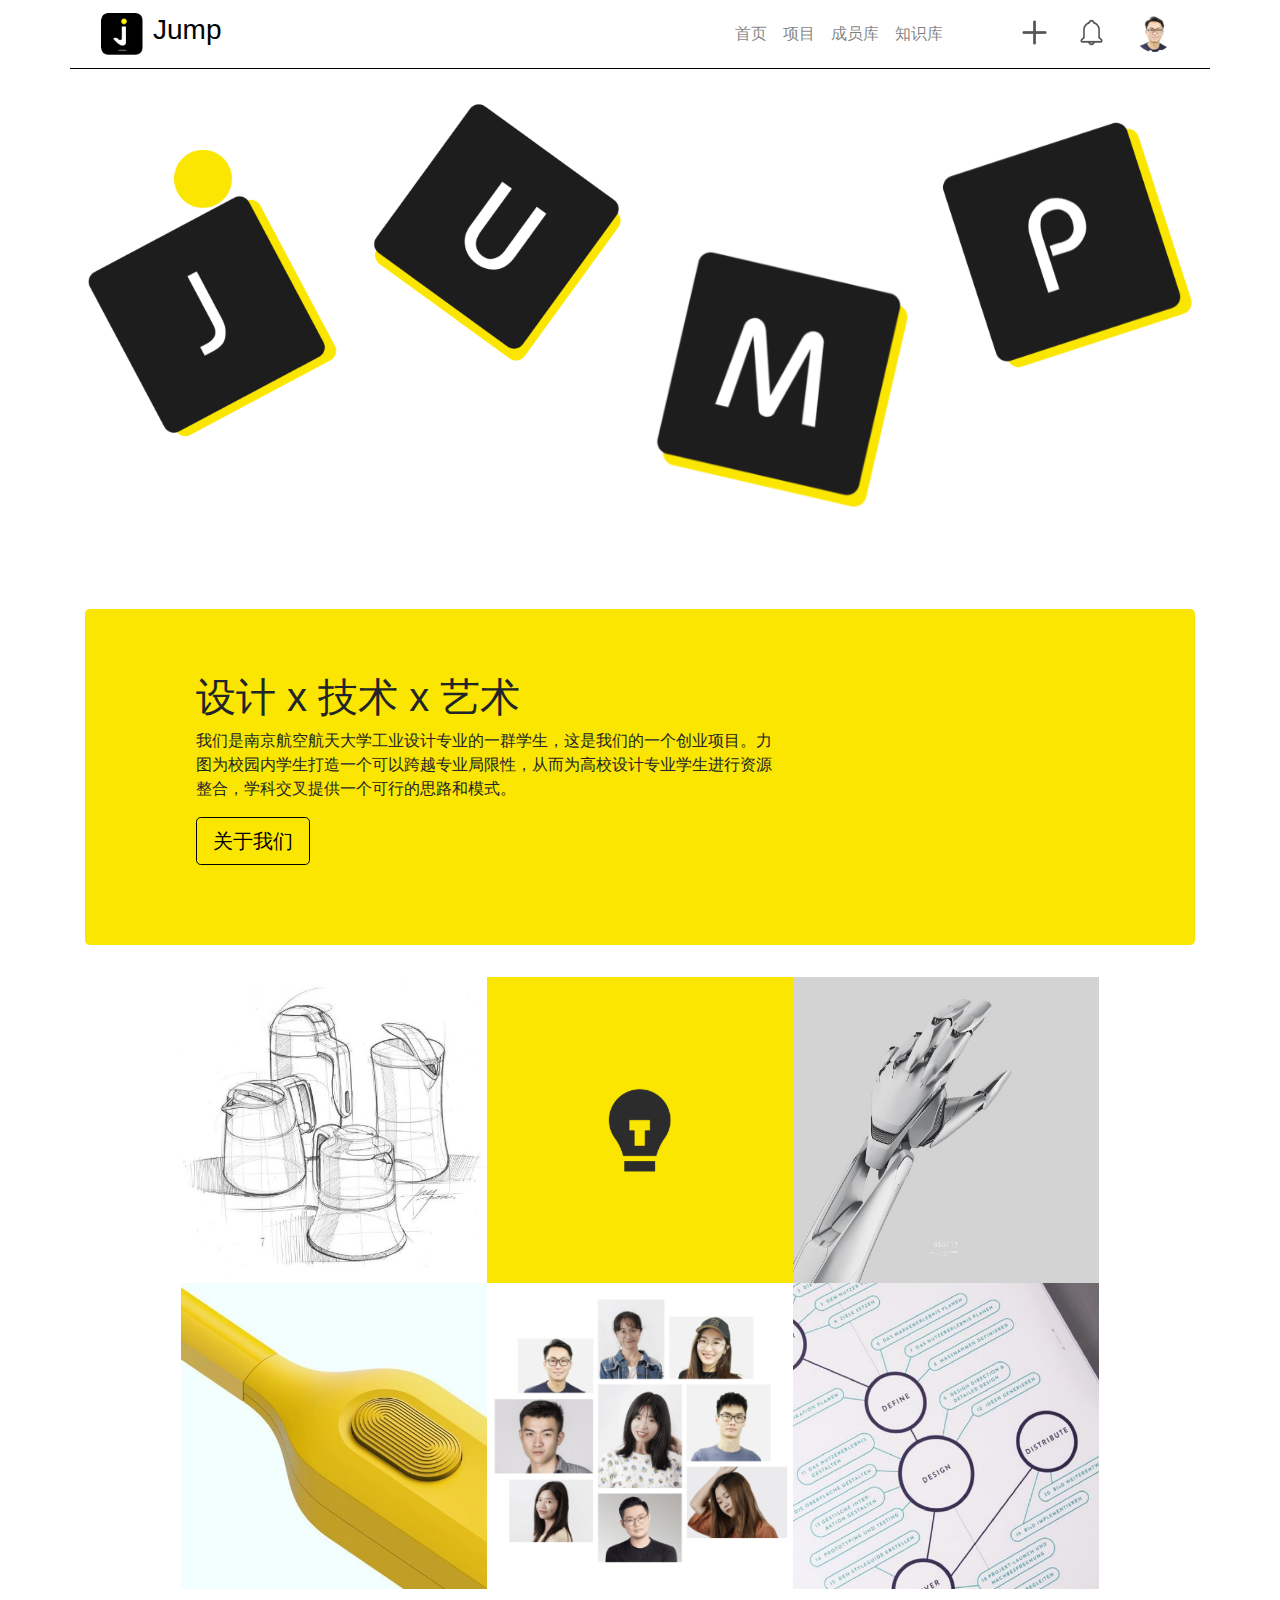
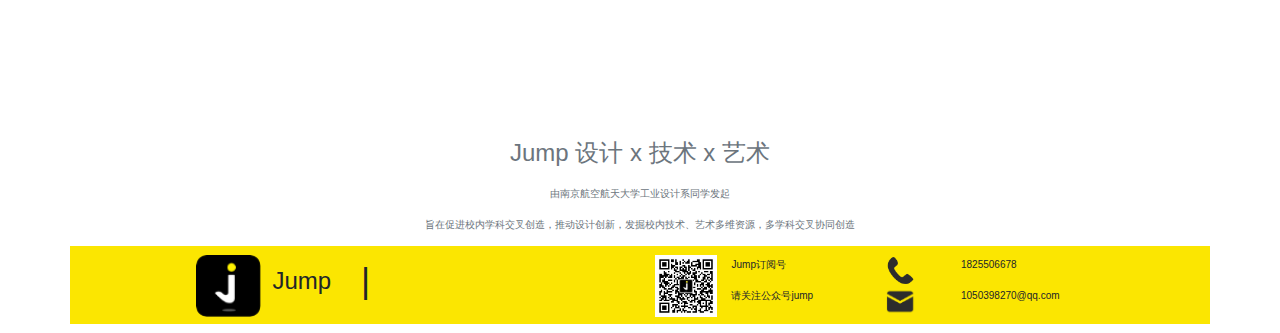
<file: jump/web/index.html>
<!DOCTYPE html>
<html>
<head lang="en">
    <meta charset="UTF-8">
    <title></title>
    <meta name="viewport" content="width=device-width,initial-scale=1"/>
    <link rel="stylesheet" href="../css/bootstrap.css"/>
    <script src="../js/jquery.min.js"></script>
    <script src="../js/popper.min.js"></script>
    <script src="../js/bootstrap.min.js"></script>
    <link rel="stylesheet" href="../css/base.css"/>
    <style></style>
</head>
<body>
<!--导入header.html-->
<div id="header1">

</div>
<!-- 页面主体 -->
<div id="main" class="container">
    <div class="row jump">
        <table></table>
        <div class="col-3">
            <img class="img1" src="../images/index/J.png" alt="">
        </div>
        <div class="col-3">
            <img class="img2" src="../images/index/U.png" alt="">
        </div>
        <div class="col-3">
            <img class="img3" src="../images/index/M.png" alt="">
        </div>
        <div class="col-3">
            <img class="img4" src="../images/index/P.png" alt="">
        </div>
    </div>
    <div class="jumbotron">
        <h1>设计 x 技术 x 艺术</h1>
        <p style="width: 65%">
            我们是南京航空航天大学工业设计专业的一群学生，这是我们的一个创业项目。力图为校园内学生打造一个可以跨越专业局限性，从而为高校设计专业学生进行资源整合，学科交叉提供一个可行的思路和模式。</p>
        <p><a class="btn btn-lg" href="#" role="button">关于我们</a></p>
    </div>
    <div>

    </div>
    <div class="row padding-lr temple-all">
        <!-- 六个模块 -->
        <div class="col-4 p-0 img-container">
            <a class="p-0" href="#">
                <img src="../images/index/see.png" alt="">
                <div><h4>围观</h4></div>
            </a>
        </div>
        <div class="col-4 p-0">
            <a class=" p-0" href="#">
                <img src="../images/index/idea.png" alt="">
                <div><h4>idea</h4></div>
            </a>
        </div>
        <div class="col-4 p-0">
            <a class="p-0" href="#">
                <img class="" src="../images/index/temple.png" alt="">
                <div><h4>案例</h4></div>
            </a>
        </div>
        <div class="col-4 p-0">
            <a class="p-0" href="#">
                <img class="" src="../images/index/call.png" alt="">
                <div><h4>征召</h4></div>
            </a>
        </div>
        <div class="col-4 p-0">
            <a class="p-0" href="#">
                <img src="../images/index/member.png" alt="">
                <div><h4>成员屋</h4></div>
            </a>
        </div>
        <div class="col-4 p-0">
            <a class=" p-0" href="#">
                <img src="../images/index/knowledge.png" alt="">
                <div><h4>知识库</h4></div>
            </a>
        </div>
    </div>
</div>

<!--导入footer.html-->
<div id="footer" style="margin-top: 150px">

</div>
<script type="text/javascript">
    $(document).ready(function () {
        $("#header1").load('header1.html');
        $("#footer").load('footer.html');
    });
</script>
</body>
</html>
</file>
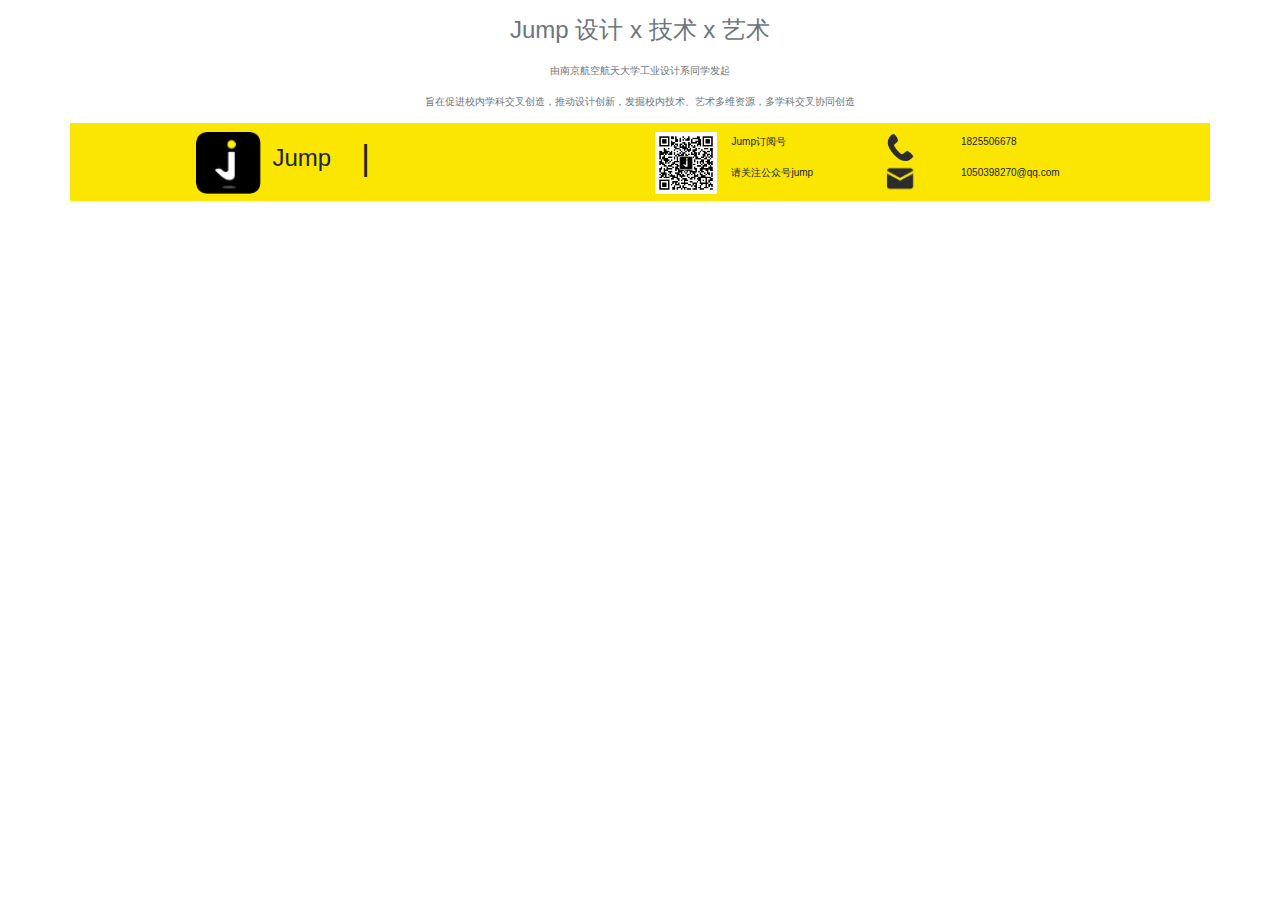
<file: jump/web/footer.html>
<!DOCTYPE html>
<html>
<head lang="en">
    <meta charset="UTF-8">
    <title></title>
    <meta name="viewport" content="width=device-width,initial-scale=1"/>
    <link rel="stylesheet" href="../css/bootstrap.css"/>
    <script src="../js/jquery.min.js"></script>
    <script src="../js/popper.min.js"></script>
    <script src="../js/bootstrap.min.js"></script>
    <link rel="stylesheet" href="../css/footer.css"/>
    <style></style>
</head>
<body>
<div class="container">
    <div class="text-center text-muted">
        <p>
        <h4>Jump 设计 x 技术 x 艺术</h4></p>
        <p class="footer-text">由南京航空航天大学工业设计系同学发起</p>
        <p class="footer-text">旨在促进校内学科交叉创造，推动设计创新，发掘校内技术、艺术多维资源，多学科交叉协同创造</p>
    </div>
    <div class="row footer padding-lr">
        <div class="col-lg-6 col-sm-12">
            <div class="row">
                <div class="col-2">
                    <img class="footer-code" src="../images/footer/logo.png"/>
                </div>
                <div class="col-2">
                    <p class="logo-text">Jump</p>
                </div>
                <div class="col-2">
                    <p class="logo-text1">|</p>
                </div>
            </div>

        </div>
        <div class="col-lg-3 col-sm-12">
            <div class="row">
                <div class="col-4">
                    <img class="footer-code" src="../images/footer/code.png"/>
                </div>
                <div class="col-8">
                    <p class="footer-text">Jump订阅号</p>
                    <p class="footer-text">请关注公众号jump</p>
                </div>
            </div>
        </div>
        <div class="col-lg-3 col-sm-12">
            <div class="row">
                <div class="col-4">
                    <ul class="list-unstyled">
                        <li class="">
                            <img class="phone-img" src="../images/footer/phone.png"/>
                        </li>
                        <li class="">
                            <img class="email-img" src="../images/footer/email.png"/>
                        </li>
                    </ul>
                </div>
                <div class="col-8">
                    <ul class="list-unstyled">
                        <li>
                            <p class="footer-text" href="#">1825506678</p>
                        </li>
                        <li>
                            <p class="footer-text" href="#">1050398270@qq.com</p>
                        </li>
                    </ul>
                </div>
            </div>
        </div>
    </div>
</div>
</body>
</html>
</file>
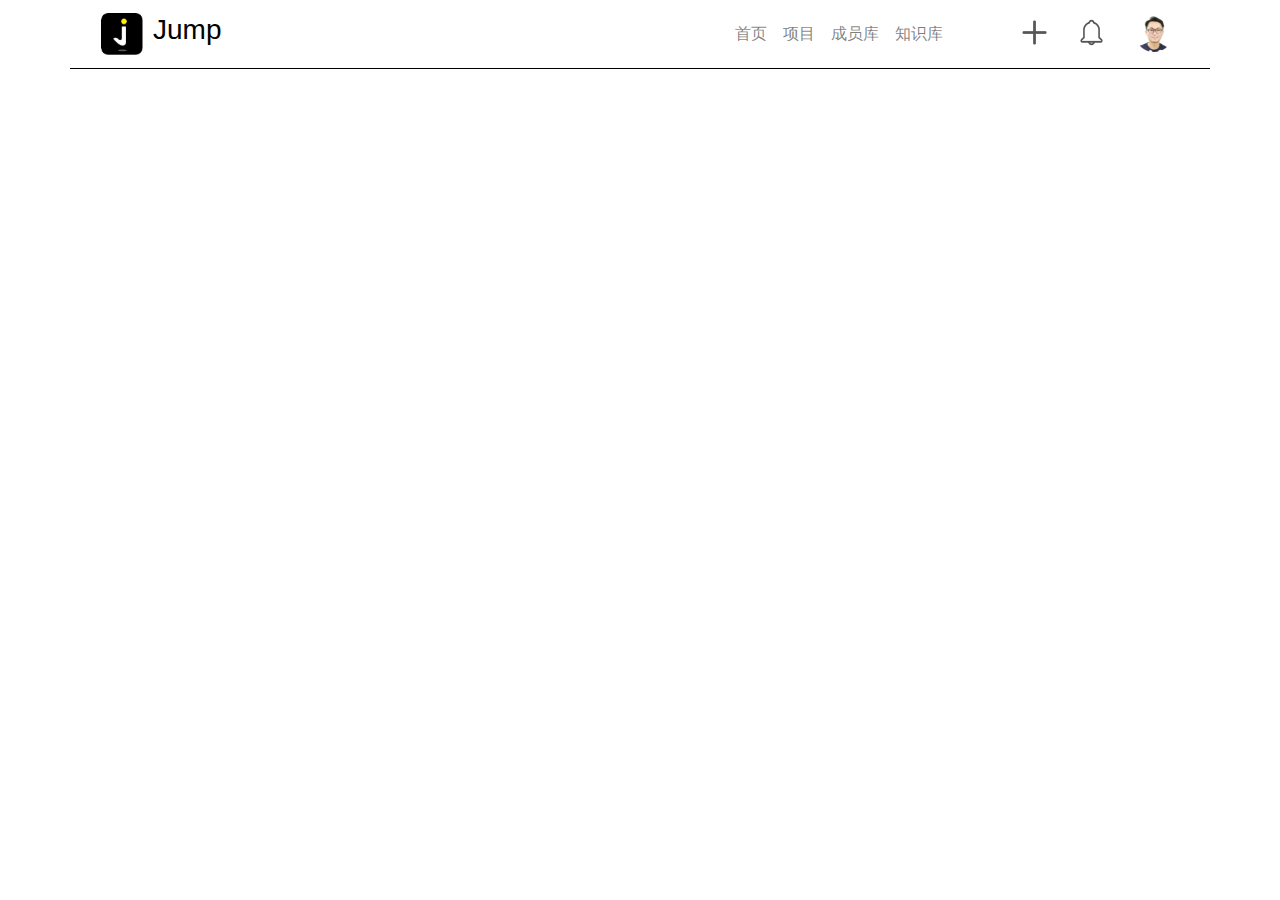
<file: jump/web/header1.html>
<!DOCTYPE html>
<html>
<head lang="en">
    <meta charset="UTF-8">
    <title></title>
    <meta name="viewport" content="width=device-width,initial-scale=1"/>
    <link rel="stylesheet" href="../css/bootstrap.css"/>
    <link rel="stylesheet" href="../css/header1.css"/>
    <script src="../js/jquery.min.js"></script>
    <script src="../js/popper.min.js"></script>
    <script src="../js/bootstrap.min.js"></script>
</head>
<body>
<div class="container box-bottpm">
    <div class="navbar  navbar-expand-sm navbar-light">
        <!-- 导航第一项，不折叠，单独写-->
        <a href="#" class="navbar-brand">
            <img class="logo" src="../images/header/logo.png"/>
            <h3 class="logo-name">Jump</h3>
        </a>
        <!-- 小屏幕时，右侧折叠按钮，按钮上有三条线-->
        <button class="navbar-toggler" type="button" data-toggle="collapse" data-target="#content">
            <!-- 三条横线-->
            <span class="navbar-toggler-icon"></span>
        </button>
        <!-- 导航栏的菜单项，大屏幕平铺，小屏幕隐藏-->
        <div id="content" class="collapse navbar-collapse">
            <ul class="navbar-nav">
                <li class="nav-item home-page">
                    <a href="#" class="nav-link">首页</a>
                </li>
                <li class="nav-item">
                    <a href="#" class="nav-link">项目</a>
                </li>
                <li class="nav-item">
                    <a href="#" class="nav-link">成员库</a>
                </li>
                <li class="nav-item">
                    <a href="#" class="nav-link">知识库</a>
                </li>
                <li>
                    <div class="dropdown">
                        <a id="dLabe1" data-target="#" href="http://example.com" data-toggle="dropdown" role="button"
                           aria-haspopup="true" aria-expanded="false">
                            <img src="../images/header/user.png"/>
                        </a>
                        <div class="dropdown-menu menu1" aria-labelledby="dLabel">
                            <a class="dropdown-item" href="#">
                                发布项目
                            </a>
                            <a class="dropdown-item" href="#">
                                发布idea
                            </a>
                        </div>
                    </div>
                </li>
                <li>
                    <div class="dropdown">
                        <a id="dLabe2" data-target="#" href="http://example.com" data-toggle="dropdown" role="button"
                           aria-haspopup="true" aria-expanded="false">
                            <img src="../images/header/message.png"/>
                            <span class="caret"></span>
                        </a>
                        <div class="dropdown-menu meun2" aria-labelledby="dLabel">
                            <a class="dropdown-item" href="#">
                                回复我的
                            </a>
                            <a class="dropdown-item" href="#">
                                @我的
                            </a>
                            <hr/>
                            <a class="dropdown-item" href="#">
                                收到的赞
                            </a>
                            <hr/>
                            <a class="dropdown-item" href="#">
                                系统消息
                            </a>
                            <a class="dropdown-item" href="#">
                                我的消息
                            </a>
                        </div>
                    </div>
                </li>
                <li>
                    <div class="dropdown">
                        <a id="dLabe3" data-target="#" href="http://example.com" data-toggle="dropdown" role="button"
                           aria-haspopup="true" aria-expanded="false">
                            <img src="../images/header/vipMessage.png"/>
                            <span class="caret"></span>
                        </a>
                        <div class="dropdown-menu" aria-labelledby="dLabel">
                            <a class="dropdown-item" href="#">
                                张那一
                            </a>
                            <hr/>
                            <a class="dropdown-item" href="#">
                                我的关注
                            </a>
                            <hr/>
                            <a class="dropdown-item" href="#">
                                VIP申请
                            </a>
                            <hr/>
                            <a class="dropdown-item" href="#">
                                账号设置
                            </a>
                            <a class="dropdown-item" href="#">
                                退出
                            </a>
                        </div>
                    </div>
                </li>
            </ul>
        </div>
    </div>
</div>
</body>
</html>
</file>
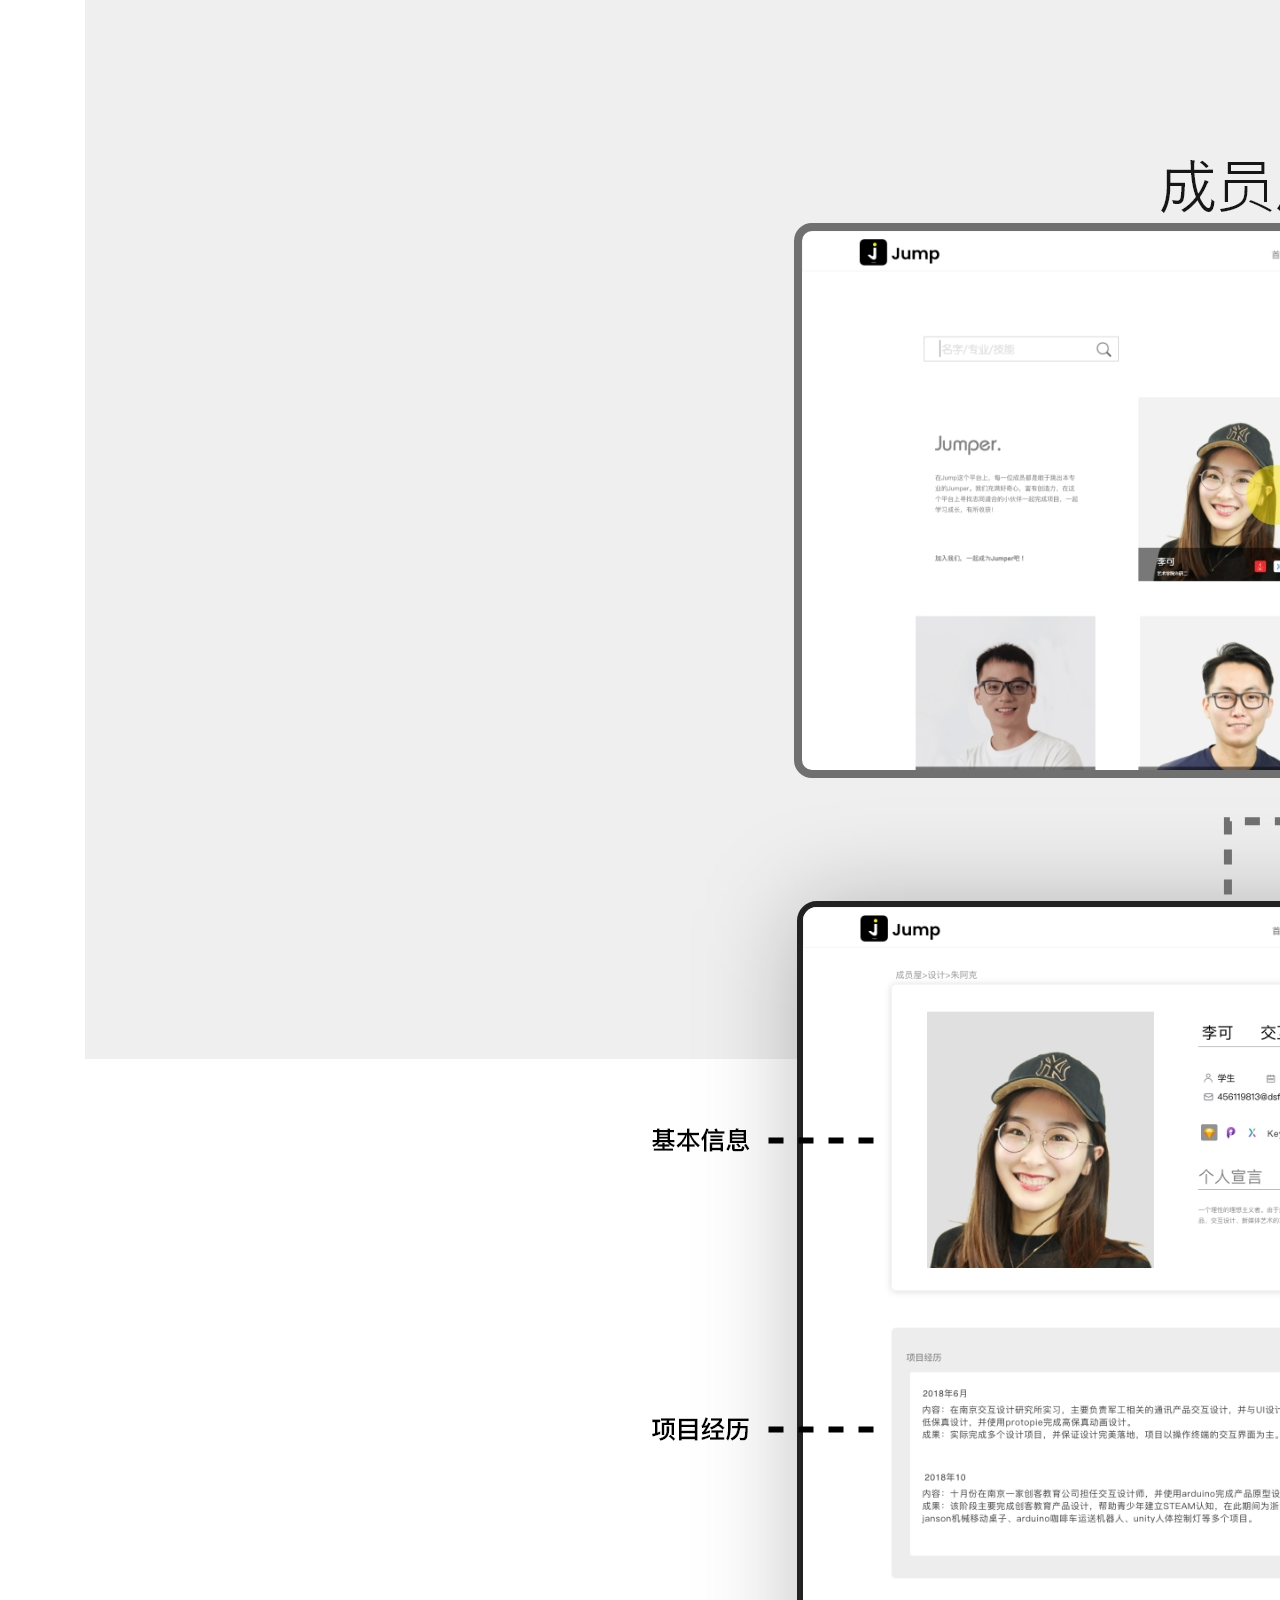
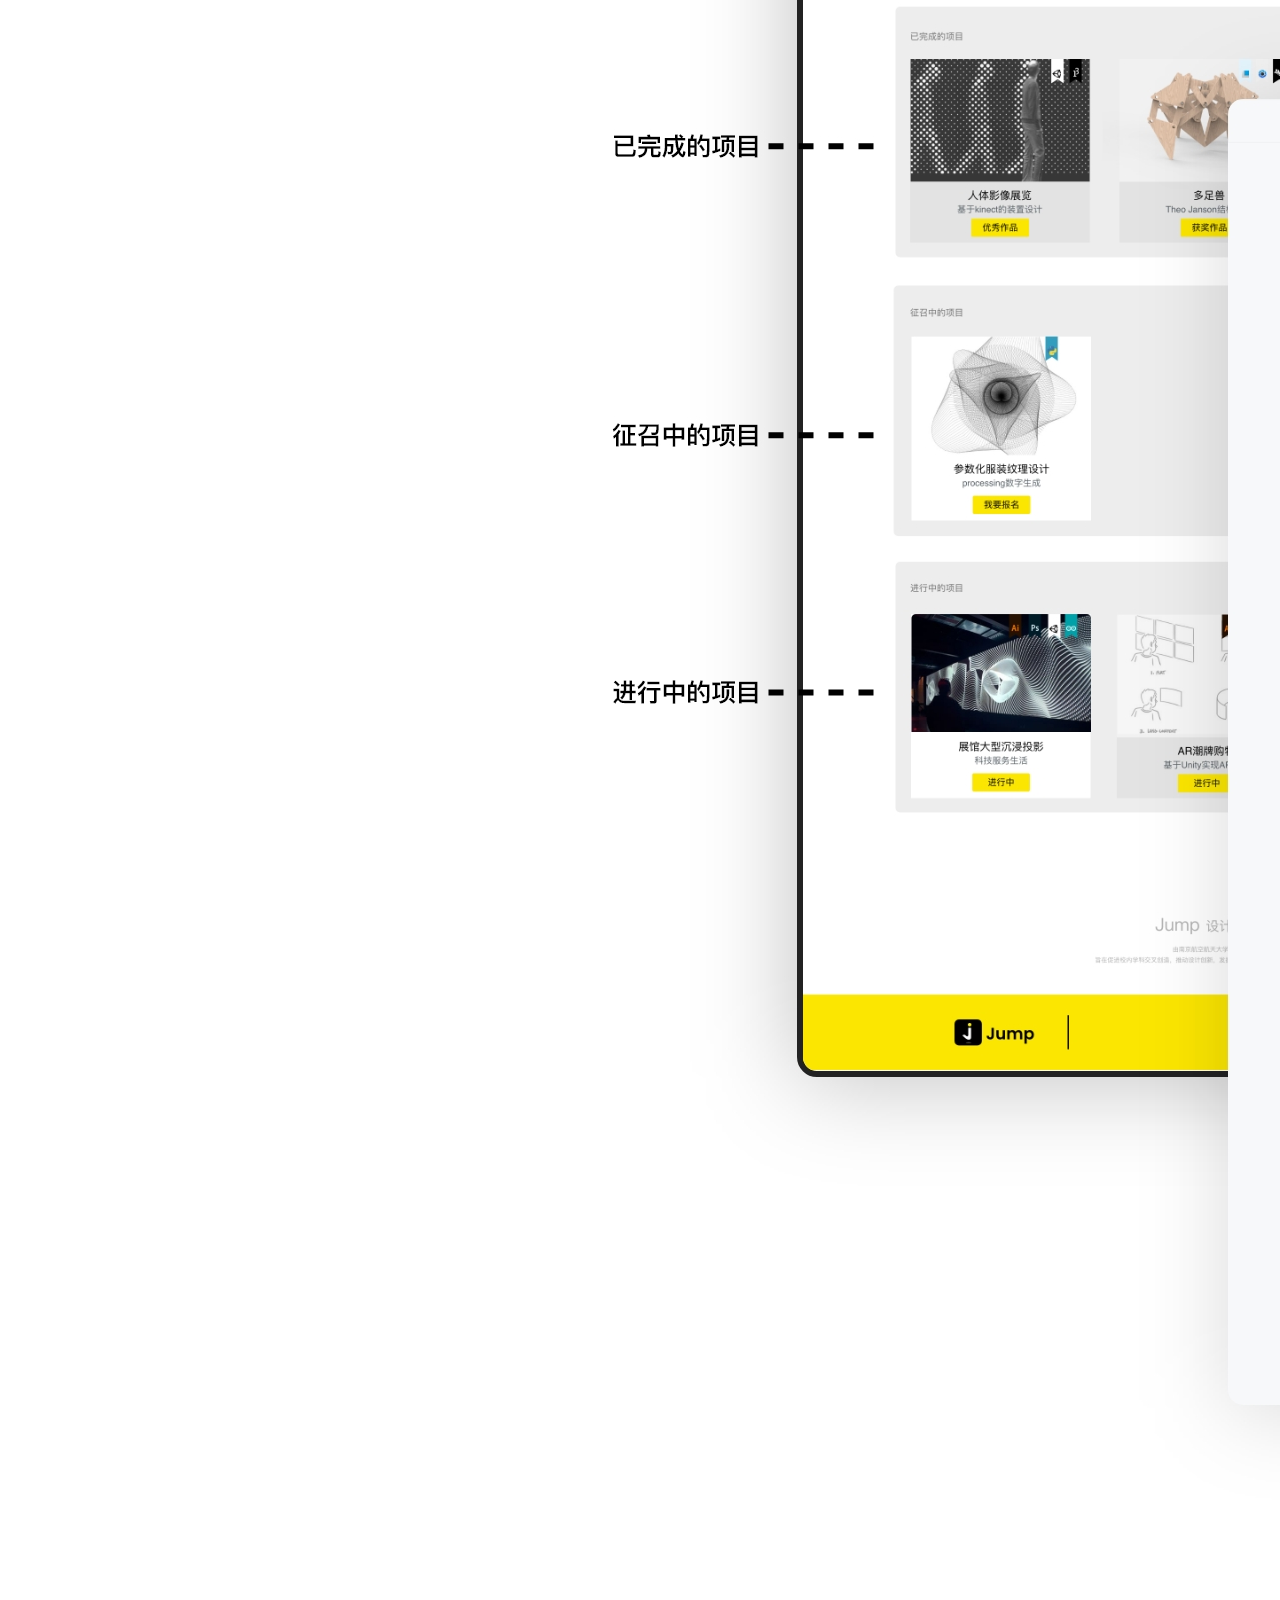
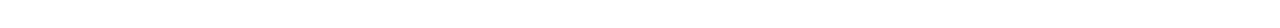
<file: jump/web/image.html>
<!DOCTYPE html>
<html>
<head lang="en">
    <meta charset="UTF-8">
    <title></title>
    <meta name="viewport" content="width=device-width,initial-scale=1"/>
    <link rel="stylesheet" href="../css/bootstrap.css"/>
    <script src="../js/jquery.min.js"></script>
    <script src="../js/popper.min.js"></script>
    <script src="../js/bootstrap.min.js"></script>
    <link rel="stylesheet" href="../css/base.css"/>
    <style></style>
</head>
<body>
<div id="main" class="container">
    <img src="../images/image/画板%20–%20105.jpg">
</div>

</body>
</html>
</file>
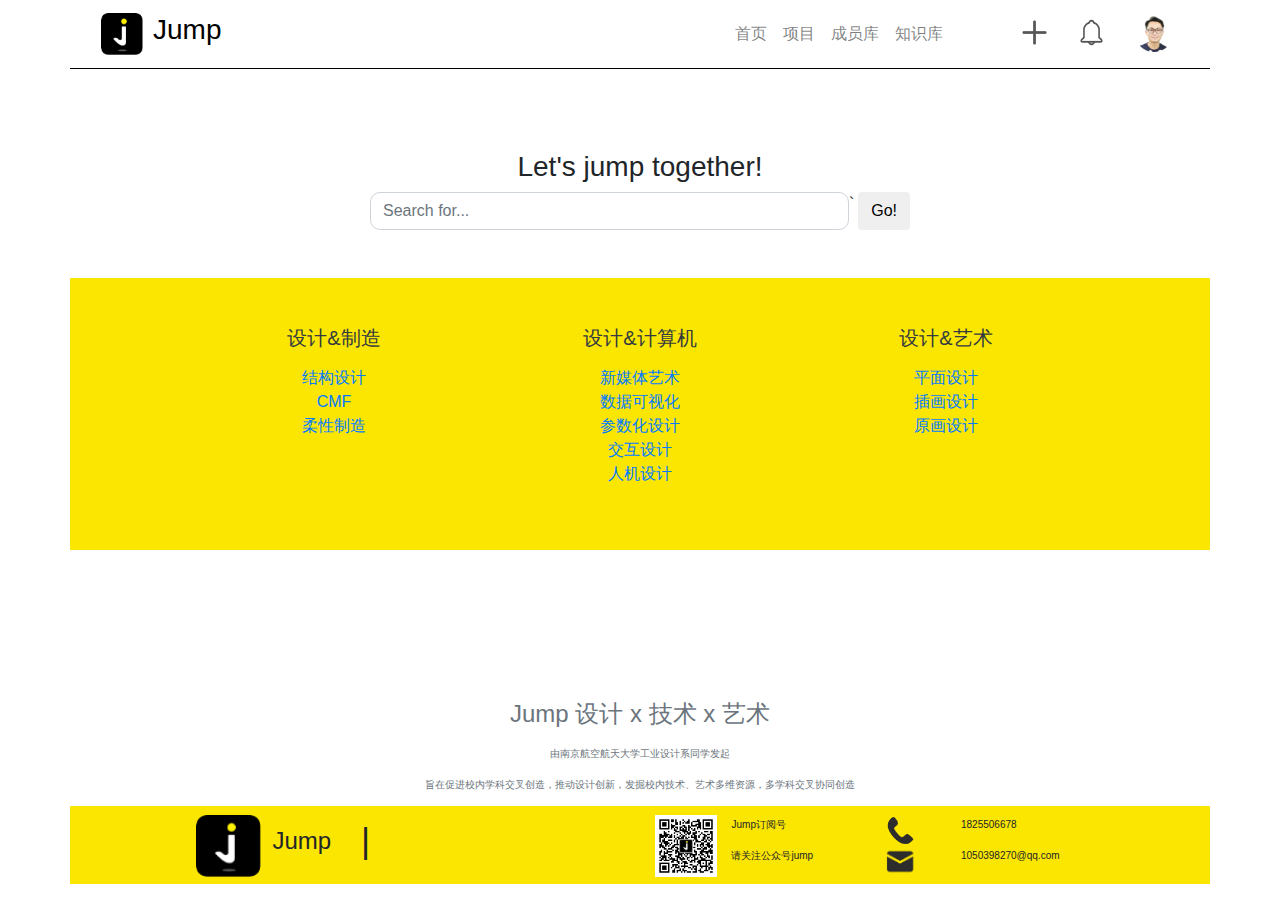
<file: jump/web/knowledge.html>
<!DOCTYPE html>
<html>
<head lang="en">
    <meta charset="UTF-8">
    <title></title>
    <meta name="viewport" content="width=device-width,initial-scale=1"/>
    <link rel="stylesheet" href="../css/bootstrap.css"/>
    <script src="../js/jquery.min.js"></script>
    <script src="../js/popper.min.js"></script>
    <script src="../js/bootstrap.min.js"></script>
    <link rel="stylesheet" href="../css/base.css"/>
    <style></style>
</head>
<body>
<!--导入header.html-->
<div id="header1">

</div>
<!-- 页面主体 -->
<div id="main" class="container">
    <table></table>
    <!-- 搜索框 -->
    <div class="main-nav">
        <div class="text-center">
            <h3>Let's jump together!</h3>
        </div>
        <div class="row">
            <div class="col-lg-3 col-sm-1"></div>
            <div class="col-lg-6 col-sm-11">
                <div class="input-group">
                    <input type="text" class="form-control" placeholder="Search for..." style="border-radius: 10px">
                    `           <span class="input-group-btn">
                        <button class="btn btn-default" type="button">Go!</button>
                    </span>
                </div><!-- /input-group -->
            </div><!-- /.col-lg-6 -->
            <div class="col-lg-3"></div>
        </div>
        <div class="mt-5 ">

        </div>
        <!-- 专业课程 -->
        <div class="row text-center mt-5 padding-lr course-back-color">
            <div class="col-4 mt-5 mb-5">
                <ul class="list-unstyled">
                    <li>
                        <h5>
                            <a class="text-dark" href="#">设计&制造</a>
                        </h5>
                    </li>
                    <li class="mt-3">
                        <a href="#" class="my_small my_gray">结构设计</a>
                    </li>
                    <li>
                        <a href="#" class="my_small my_gray">CMF</a>
                    </li>
                    <li>
                        <a href="#" class="my_small my_gray">柔性制造</a>
                    </li>
                </ul >
            </div>
            <div class="col-4 mt-5 mb-5">
                <ul class="list-unstyled">
                    <li>
                        <h5>
                            <a class="text-dark" href="#">设计&计算机</a>
                        </h5>
                    </li>
                    <li class="mt-3">
                        <a href="#" class="my_small my_gray">新媒体艺术</a>
                    </li>
                    <li>
                        <a href="#" class="my_small my_gray">数据可视化</a>
                    </li>
                    <li>
                        <a href="#" class="my_small my_gray">参数化设计</a>
                    </li>
                    <li>
                        <a href="#" class="my_small my_gray">交互设计</a>
                    </li>
                    <li>
                        <a href="#" class="my_small my_gray">人机设计</a>
                    </li>
                </ul>
            </div>
            <div class="col-4 mt-5 mb-5">
                <ul class="list-unstyled">
                    <li>
                        <h5>
                            <a class="text-dark" href="#">设计&艺术</a>
                        </h5>
                    </li>
                    <li class="mt-3">
                        <a href="#" class="my_small my_gray">平面设计</a>
                    </li>
                    <li>
                        <a href="#" class="my_small my_gray">插画设计</a>
                    </li>
                    <li>
                        <a href="#" class="my_small my_gray">原画设计</a>
                    </li>
                </ul>
            </div>
        </div>
    </div>
</div>
<!--导入footer.html-->
<div id="footer" style="margin-top: 150px">

</div>
<script type="text/javascript">
    $(document).ready(function () {
        $("#header1").load('header1.html');
        $("#footer").load('footer.html');
    });
</script>
</body>
</html>
</file>
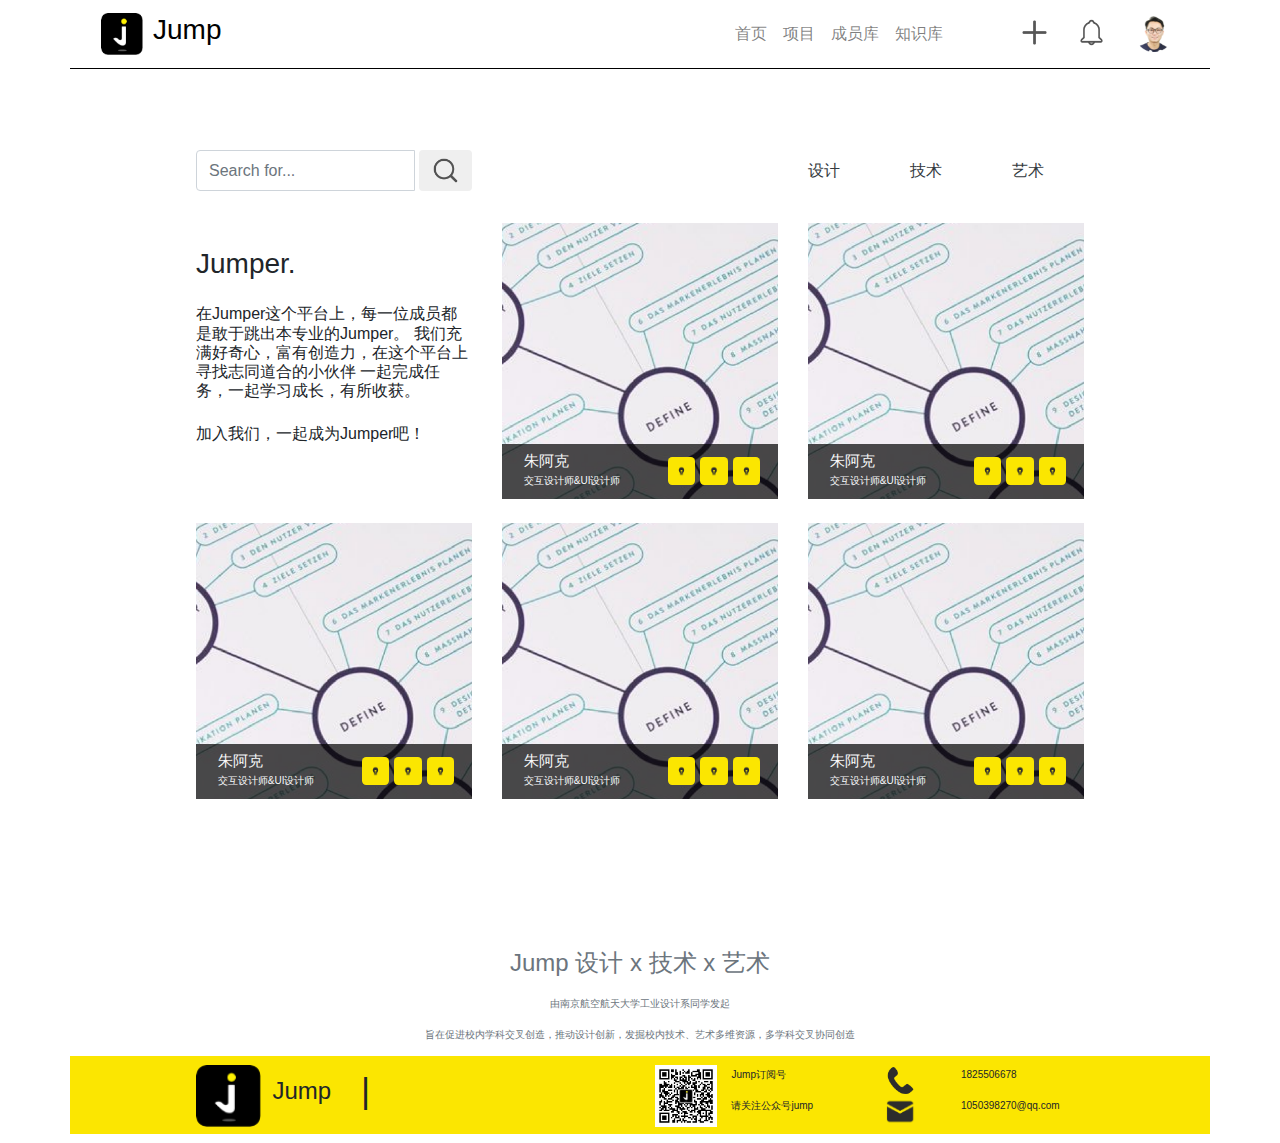
<file: jump/web/member.html>
<!DOCTYPE html>
<html>
<head lang="en">
    <meta charset="UTF-8">
    <title></title>
    <meta name="viewport" content="width=device-width,initial-scale=1"/>
    <link rel="stylesheet" href="../css/bootstrap.css"/>
    <script src="../js/jquery.min.js"></script>
    <script src="../js/popper.min.js"></script>
    <script src="../js/bootstrap.min.js"></script>
    <link rel="stylesheet" href="../css/base.css"/>
    <style></style>
</head>
<body>
<!--导入header.html-->
<div id="header1">

</div>
<!-- 页面主体 -->
<div id="main" class="container">
    <table></table>
    <div class="main-nav padding-lr">
        <!-- 项目导航栏 -->
        <div class="row">
            <div class="col-lg-4 col-sm-12">
                <div class="input-group">
                    <input type="text" class="form-control" placeholder="Search for...">
                <span class="input-group-btn">
                    <button class="btn btn-default" type="button">
                        <img src="../images/header/search.png"/>
                    </button>
                </span>
                </div><!-- /input-group -->
            </div>
            <div class="col-lg-4 col-sm-12">

            </div>
            <div class="col-lg-4 col-sm-12">
                <ul class="list-unstyled">
                    <div class="row mt-2">
                        <div class="col-4">
                            <li class="">
                                <a class="text-ver-mid text-dark" href="#">设计</a>
                            </li>
                        </div>
                        <div class="col-4">
                            <li class="">
                                <a class="text-ver-mid text-dark" href="#">技术</a>
                            </li>
                        </div>
                        <div class="col-4">
                            <li class="">
                                <a class="text-ver-mid text-dark" href="#">艺术</a>
                            </li>
                        </div>
                    </div>
                </ul>
            </div>
        </div>

        <!-- 成员卡片 -->
        <div class="row member-all">
            <div class="col-lg-4 col-sm-12 mt-4">
                <div class="mt-4">
                    <h3>Jumper.</h3>
                </div>
                <div class="mt-4">
                    <h6>
                        在Jumper这个平台上，每一位成员都是敢于跳出本专业的Jumper。
                        我们充满好奇心，富有创造力，在这个平台上寻找志同道合的小伙伴
                        一起完成任务，一起学习成长，有所收获。
                    </h6>
                </div>
                <div class="mt-4">
                    <h6>
                        加入我们，一起成为Jumper吧！
                    </h6>
                </div>
            </div>
            <div class="col-lg-4 col-sm-6 col-xs-12 mt-4">
                <div class="member-card" href="#" style="background-image: url('../images/index/knowledge.png')">
                    <div class="bg"></div>
                    <div class="message text-light text-left pl-2">
                        <div class="member-number">朱阿克</div>
                        <div class="member-role">交互设计师&UI设计师</div>
                    </div>
                    <div class="skill">
                        <img src="../images/index/idea.png">
                        <img src="../images/index/idea.png">
                        <img src="../images/index/idea.png">
                    </div>
                </div>
            </div>
            <div class="col-lg-4 col-sm-6 col-xs-12 mt-4">
                <div class="member-card" href="#" style="background-image: url('../images/index/knowledge.png')">
                    <div class="bg"></div>
                    <div class="message text-light text-left pl-2">
                        <div class="member-number">朱阿克</div>
                        <div class="member-role">交互设计师&UI设计师</div>
                    </div>
                    <div class="skill">
                        <img src="../images/index/idea.png">
                        <img src="../images/index/idea.png">
                        <img src="../images/index/idea.png">
                    </div>
                </div>
            </div>
            <div class="col-lg-4 col-sm-6 col-xs-12 mt-4">
                <div class="member-card" href="#" style="background-image: url('../images/index/knowledge.png')">
                    <div class="bg"></div>
                    <div class="message text-light text-left pl-2">
                        <div class="member-number">朱阿克</div>
                        <div class="member-role">交互设计师&UI设计师</div>
                    </div>
                    <div class="skill">
                        <img src="../images/index/idea.png">
                        <img src="../images/index/idea.png">
                        <img src="../images/index/idea.png">
                    </div>
                </div>
            </div>
            <div class="col-lg-4 col-sm-6 col-xs-12 mt-4">
                <div class="member-card" href="#" style="background-image: url('../images/index/knowledge.png')">
                    <div class="bg"></div>
                    <div class="message text-light text-left pl-2">
                        <div class="member-number">朱阿克</div>
                        <div class="member-role">交互设计师&UI设计师</div>
                    </div>
                    <div class="skill">
                        <img src="../images/index/idea.png">
                        <img src="../images/index/idea.png">
                        <img src="../images/index/idea.png">
                    </div>
                </div>
            </div>
            <div class="col-lg-4 col-sm-6 col-xs-12 mt-4">
                <div class="member-card" href="#" style="background-image: url('../images/index/knowledge.png')">
                    <div class="bg"></div>
                    <div class="message text-light text-left pl-2">
                        <div class="member-number">朱阿克</div>
                        <div class="member-role">交互设计师&UI设计师</div>
                    </div>
                    <div class="skill">
                        <img src="../images/index/idea.png">
                        <img src="../images/index/idea.png">
                        <img src="../images/index/idea.png">
                    </div>
                </div>
            </div>
        </div>


    </div>
</div>

<!--导入footer.html-->
<div id="footer" style="margin-top: 150px">

</div>
<script type="text/javascript">
    $(document).ready(function () {
        $("#header1").load('header1.html');
        $("#footer").load('footer.html');
    });
</script>
</body>
</html>
</file>
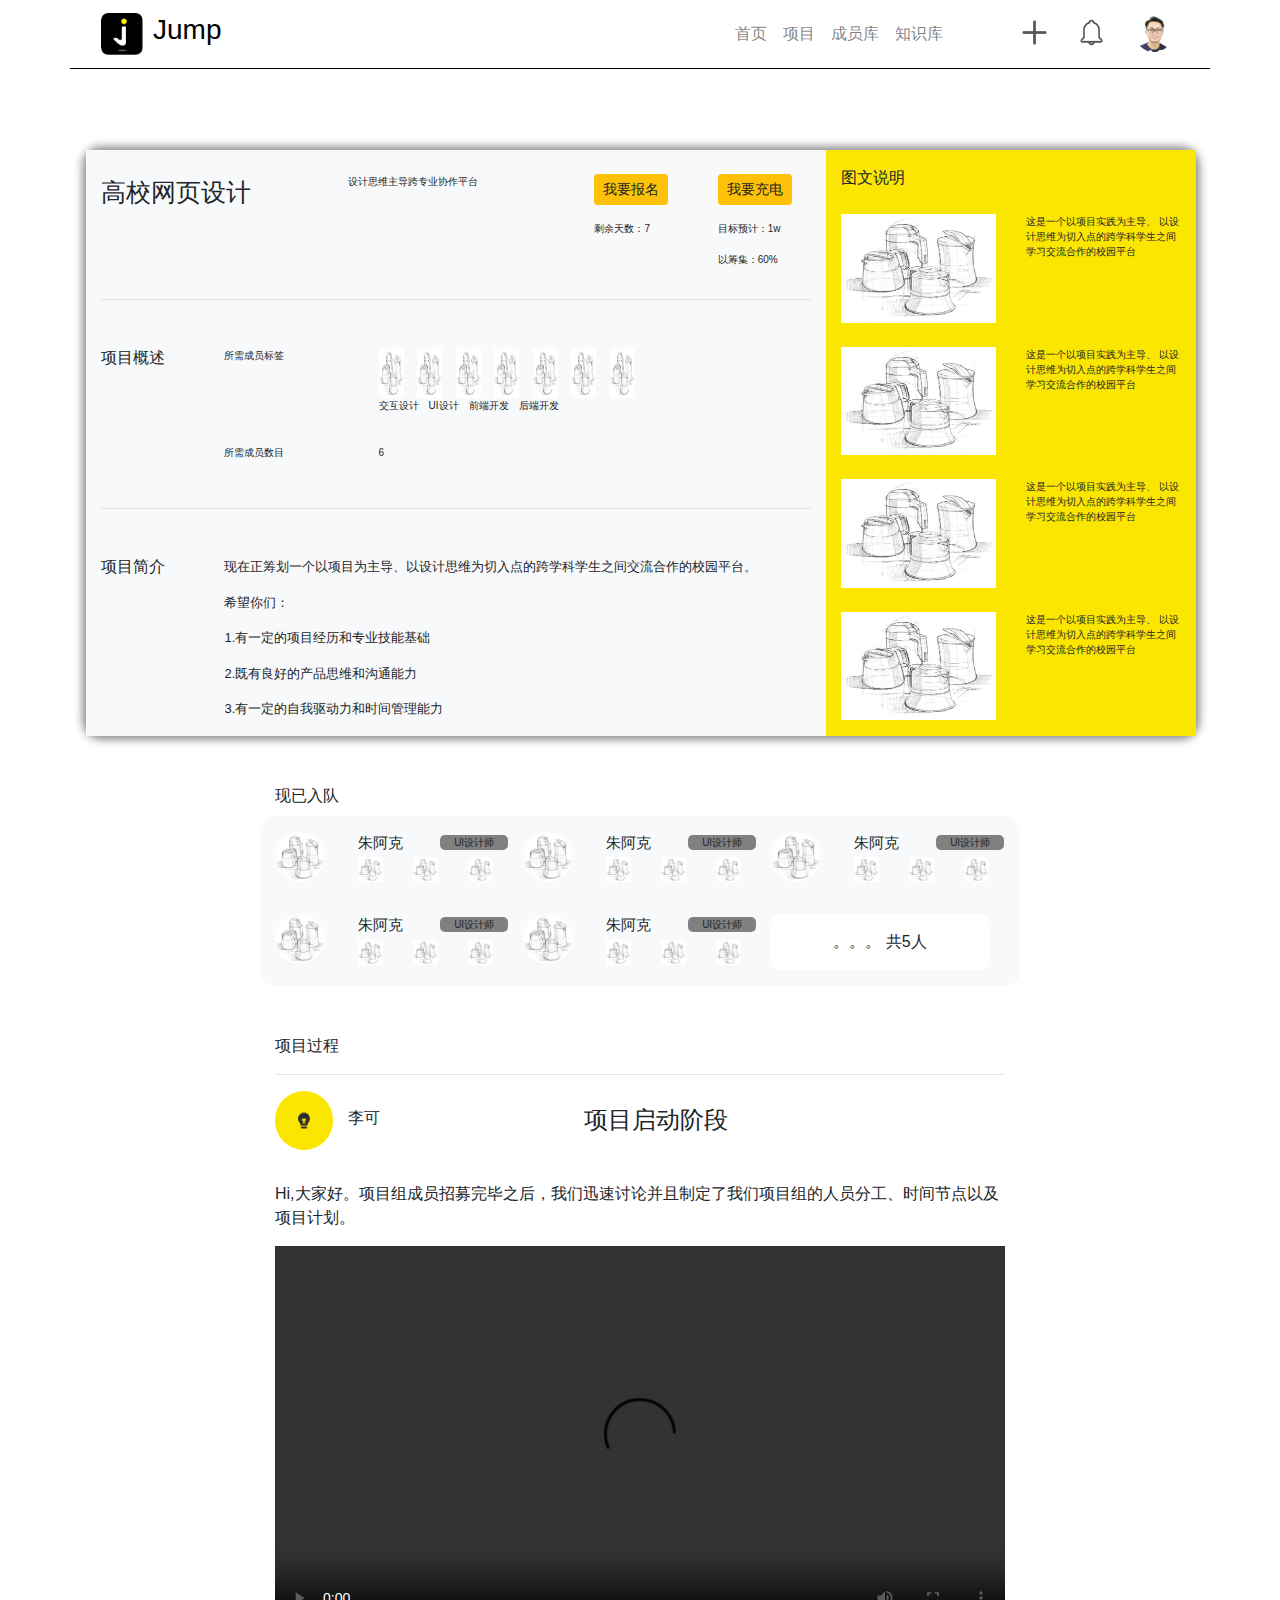
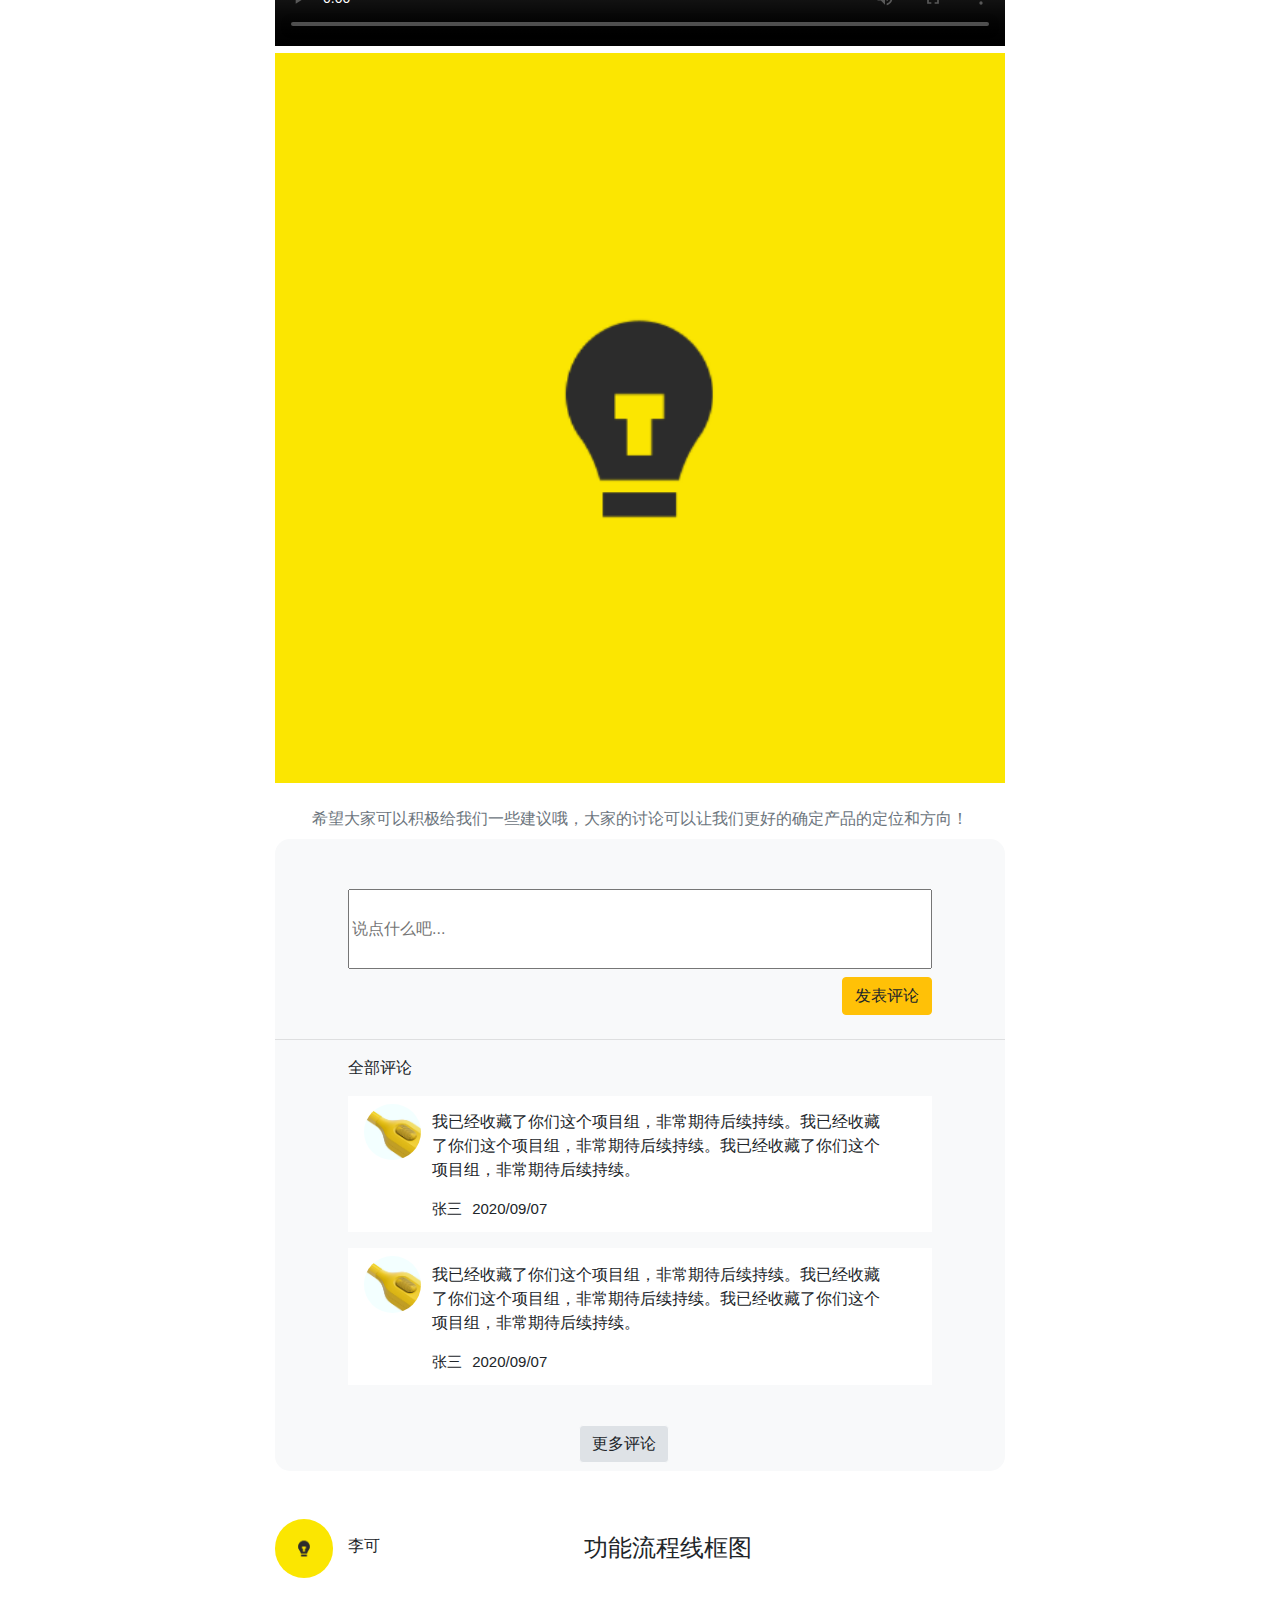
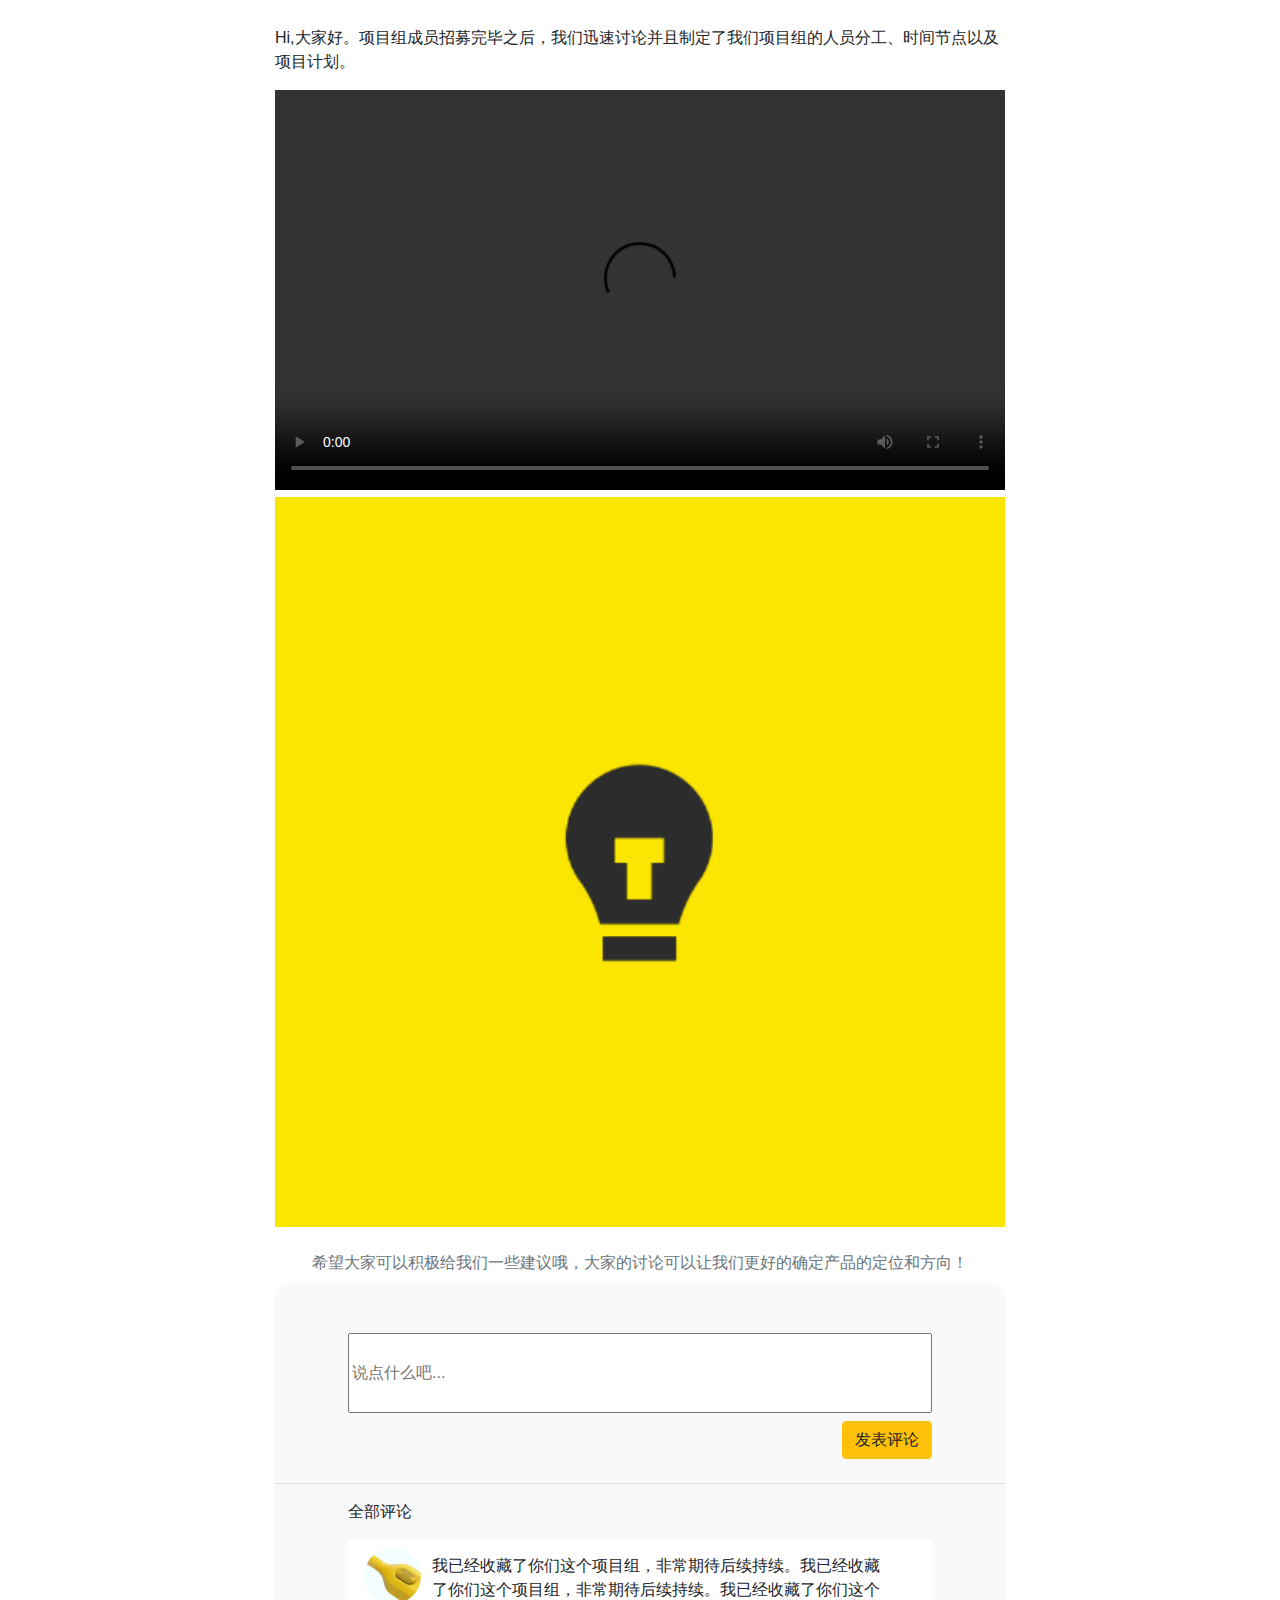
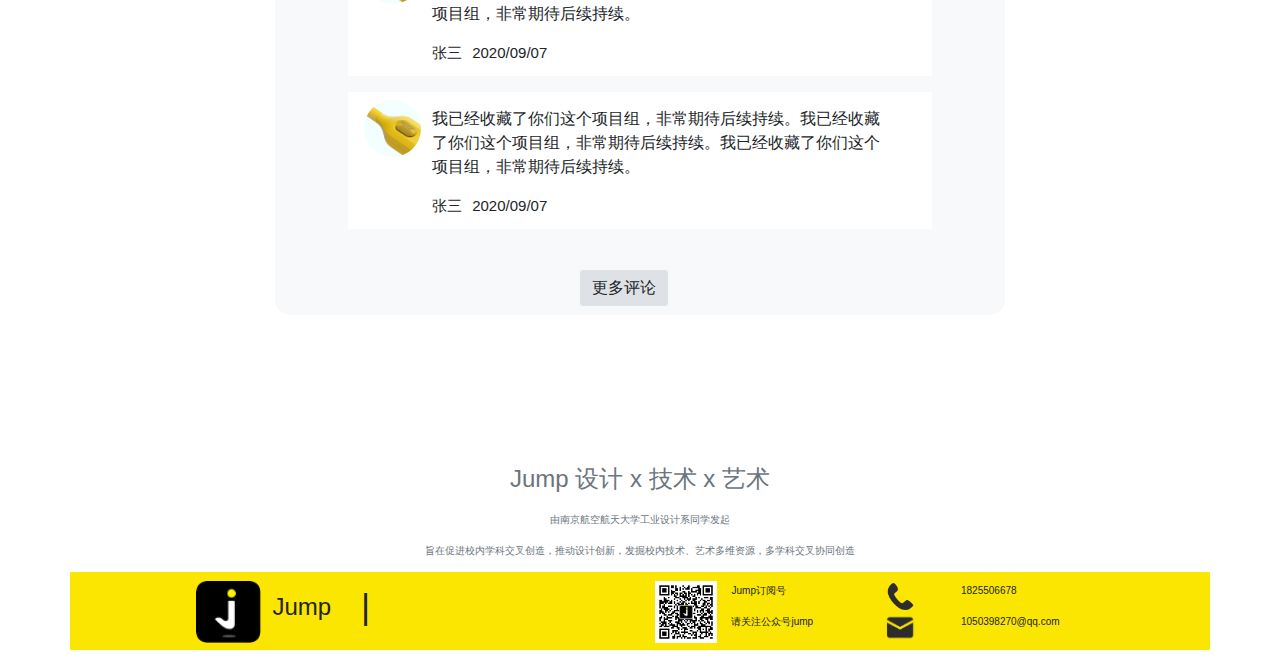
<file: jump/web/project-detail-progress.html>
<!DOCTYPE html>
<html>
<head lang="en">
    <meta charset="UTF-8">
    <title></title>
    <meta name="viewport" content="width=device-width,initial-scale=1"/>
    <link rel="stylesheet" href="../css/bootstrap.css"/>
    <script src="../js/jquery.min.js"></script>
    <script src="../js/popper.min.js"></script>
    <script src="../js/bootstrap.min.js"></script>
    <link rel="stylesheet" href="../css/base.css"/>
    <style></style>
</head>
<body>
<!--导入header.html-->
<div id="header1">

</div>
<!-- 页面主体 -->
<div id="main" class="container">
    <table></table>
    <div class="main-nav">
        <div class="row project-detail-header" style="margin-left: 0.1%">
            <div class="col-8" style="background-color: #f8f9fa">
                <div class="row mt-4">
                    <div class="col-4">
                        <ul class="list-unstyled">
                            <li class="title">
                                高校网页设计
                            </li>
                            <li class="">
                                <div class="row">
                                    <div class="col-4 thumb">
                                    </div>
                                    <div class="col-4 collect">

                                    </div>
                                    <div class="col-4 share">

                                    </div>
                                </div>
                            </li>
                        </ul>
                    </div>
                    <div class="col-4 title1">
                        <p>设计思维主导跨专业协作平台</p>
                    </div>
                    <div class="col-2">
                        <ul class="list-unstyled">
                            <li>
                                <button class="btn btn-warning btn-sm">我要报名</button>
                            </li>
                            <li class="mt-3">
                                <p>剩余天数：7</p>
                            </li>
                        </ul>
                    </div>
                    <div class="col-2">
                        <ul class="list-unstyled">
                            <li>
                                <button class="btn btn-warning btn-sm">我要充电</button>
                            </li>
                            <li class="mt-3">
                                <p>目标预计：1w</p>
                            </li>
                            <li class="mt-0">
                                <p>以筹集：60%</p>
                            </li>
                        </ul>
                    </div>
                </div>
                <hr>
                <div class="row mt-5">
                    <div class="col-2">
                        <h6>项目概述</h6>
                    </div>
                    <div class="col-10">
                        <ul class="list-unstyled">
                            <li>
                                <div class="row">
                                    <div class="col-3">
                                        <p style="font-size: 10px">所需成员标签</p>
                                    </div>
                                    <div class="col-9">
                                        <ul class="list-unstyled">
                                            <li>
                                                <div class="row">
                                                    <div class="col-1">
                                                        <img src="../images/index/see.png"
                                                             style="width: 25px; height: 50px">
                                                    </div>
                                                    <div class="col-1">
                                                        <img src="../images/index/see.png"
                                                             style="width: 25px; height: 50px">
                                                    </div>
                                                    <div class="col-1">
                                                        <img src="../images/index/see.png"
                                                             style="width: 25px; height: 50px">
                                                    </div>
                                                    <div class="col-1">
                                                        <img src="../images/index/see.png"
                                                             style="width: 25px; height: 50px">
                                                    </div>
                                                    <div class="col-1">
                                                        <img src="../images/index/see.png"
                                                             style="width: 25px; height: 50px">
                                                    </div>
                                                    <div class="col-1">
                                                        <img src="../images/index/see.png"
                                                             style="width: 25px; height: 50px">
                                                    </div>
                                                    <div class="col-1">
                                                        <img src="../images/index/see.png"
                                                             style="width: 25px; height: 50px">
                                                    </div>
                                                </div>
                                            </li>
                                            <li>
                                                <div>
                                                    <p style="font-size:10px;float: left;">交互设计</p>
                                                    <p style="font-size:10px;float: left;position: relative;left: 10px">
                                                        UI设计</p>
                                                    <p style="font-size:10px;float: left;position: relative;left: 20px">
                                                        前端开发</p>
                                                    <p style="font-size:10px;float: left;position: relative;left: 30px">
                                                        后端开发</p>
                                                </div>
                                            </li>
                                        </ul>
                                    </div>
                                </div>
                            </li>
                            <li class="mt-3">
                                <div class="row">
                                    <div class="col-3">
                                        <p style="font-size: 10px">所需成员数目</p>
                                    </div>
                                    <div class="col-9">
                                        <p style="font-size: 10px">6</p>
                                    </div>
                                </div>
                            </li>
                        </ul>
                    </div>
                </div>
                <hr>
                <div class="row mt-5">
                    <div class="col-2">
                        <h6>项目简介</h6>
                    </div>
                    <div class="col-10">
                        <ul class="list-unstyled">
                            <li>
                                <P style="font-size: 13px">
                                    现在正筹划一个以项目为主导、以设计思维为切入点的跨学科学生之间交流合作的校园平台。
                                </P>
                            </li>
                            <li class="">
                                <P style="font-size: 13px">希望你们：</P>
                            </li>
                            <li class="">
                                <P style="font-size: 13px">1.有一定的项目经历和专业技能基础</P>
                            </li>
                            <li class="">
                                <P style="font-size: 13px">2.既有良好的产品思维和沟通能力</P>
                            </li>
                            <li class="">
                                <P style="font-size: 13px">3.有一定的自我驱动力和时间管理能力</P>
                            </li>
                        </ul>
                    </div>
                </div>
            </div>
            <div class="col-4 pt-3" style="background-color: #fbe601;">
                <div class="mb-4">图文说明</div>
                <ul class="list-unstyled  list-right">
                    <li class="mt-4">
                        <div class="row">
                            <div class="col-6">
                                <div class="header-img">
                                    <img src="../images/index/see.png">
                                </div>
                            </div>
                            <div class="col-6">
                                这是一个以项目实践为主导、
                                以设计思维为切入点的跨学科学生之间学习交流合作的校园平台
                            </div>
                        </div>
                    </li>
                    <li class="mt-4">
                        <div class="row">
                            <div class="col-6">
                                <div class="header-img">
                                    <img src="../images/index/see.png">
                                </div>
                            </div>
                            <div class="col-6">
                                这是一个以项目实践为主导、
                                以设计思维为切入点的跨学科学生之间学习交流合作的校园平台
                            </div>
                        </div>
                    </li>
                    <li class="mt-4">
                        <div class="row">
                            <div class="col-6">
                                <div class="header-img">
                                    <img src="../images/index/see.png">
                                </div>
                            </div>
                            <div class="col-6">
                                这是一个以项目实践为主导、
                                以设计思维为切入点的跨学科学生之间学习交流合作的校园平台
                            </div>
                        </div>
                    </li>
                    <li class="mt-4">
                        <div class="row">
                            <div class="col-6">
                                <div class="header-img">
                                    <img src="../images/index/see.png">
                                </div>
                            </div>
                            <div class="col-6">
                                这是一个以项目实践为主导、
                                以设计思维为切入点的跨学科学生之间学习交流合作的校园平台
                            </div>
                        </div>
                    </li>
                </ul>
            </div>
        </div>
        <div class="project-detail-member mt-5">
            <div class="row">
                <div class="col-2"></div>
                <div class="col-8">
                    <div>现已入队</div>
                    <div class="row mt-2 member pr-3">
                        <div class="col-4 mt-3">
                            <div class="row">
                                <div class="col-4">
                                    <img src="../images/index/see.png"
                                         style="width: 50px;height: 50px;border-radius: 50%">
                                </div>
                                <div class="col-8">
                                    <ul class="list-unstyled">
                                        <li style="height: 25px">
                                            <div class="row">
                                                <div class="col-6 pr-0">
                                                    <p style="font-size: 15px">朱阿克</p>
                                                </div>
                                                <div class="col-6 pr-0">
                                                    <p style="font-size: 10px; margin-top: 3px;background-color: gray;border-radius: 5px;text-align: center">
                                                        UI设计师</p>
                                                </div>
                                            </div>
                                        </li>
                                        <li>
                                            <div class="row mt-0">
                                                <div class="col-4">
                                                    <img src="../images/index/see.png"
                                                         style="width: 25px; height: 25px">
                                                </div>
                                                <div class="col-4">
                                                    <img src="../images/index/see.png"
                                                         style="width: 25px; height: 25px">
                                                </div>
                                                <div class="col-4">
                                                    <img src="../images/index/see.png"
                                                         style="width: 25px; height: 25px;border-radius: 5px">
                                                </div>
                                            </div>
                                        </li>
                                    </ul>
                                </div>
                            </div>
                        </div>
                        <div class="col-4 mt-3">
                            <div class="row">
                                <div class="col-4">
                                    <img src="../images/index/see.png"
                                         style="width: 50px;height: 50px;border-radius: 50%">
                                </div>
                                <div class="col-8">
                                    <ul class="list-unstyled">
                                        <li style="height: 25px">
                                            <div class="row">
                                                <div class="col-6 pr-0">
                                                    <p style="font-size: 15px">朱阿克</p>
                                                </div>
                                                <div class="col-6 pr-0">
                                                    <p style="font-size: 10px; margin-top: 3px;background-color: gray;border-radius: 5px;text-align: center">
                                                        UI设计师</p>
                                                </div>
                                            </div>
                                        </li>
                                        <li>
                                            <div class="row mt-0">
                                                <div class="col-4">
                                                    <img src="../images/index/see.png"
                                                         style="width: 25px; height: 25px">
                                                </div>
                                                <div class="col-4">
                                                    <img src="../images/index/see.png"
                                                         style="width: 25px; height: 25px">
                                                </div>
                                                <div class="col-4">
                                                    <img src="../images/index/see.png"
                                                         style="width: 25px; height: 25px;border-radius: 5px">
                                                </div>
                                            </div>
                                        </li>
                                    </ul>
                                </div>
                            </div>
                        </div>
                        <div class="col-4 mt-3">
                            <div class="row">
                                <div class="col-4">
                                    <img src="../images/index/see.png"
                                         style="width: 50px;height: 50px;border-radius: 50%">
                                </div>
                                <div class="col-8">
                                    <ul class="list-unstyled">
                                        <li style="height: 25px">
                                            <div class="row">
                                                <div class="col-6 pr-0">
                                                    <p style="font-size: 15px">朱阿克</p>
                                                </div>
                                                <div class="col-6 pr-0">
                                                    <p style="font-size: 10px; margin-top: 3px;background-color: gray;border-radius: 5px;text-align: center">
                                                        UI设计师</p>
                                                </div>
                                            </div>
                                        </li>
                                        <li>
                                            <div class="row mt-0">
                                                <div class="col-4">
                                                    <img src="../images/index/see.png"
                                                         style="width: 25px; height: 25px">
                                                </div>
                                                <div class="col-4">
                                                    <img src="../images/index/see.png"
                                                         style="width: 25px; height: 25px">
                                                </div>
                                                <div class="col-4">
                                                    <img src="../images/index/see.png"
                                                         style="width: 25px; height: 25px;border-radius: 5px">
                                                </div>
                                            </div>
                                        </li>
                                    </ul>
                                </div>
                            </div>
                        </div>
                        <div class="col-4 mt-3">
                            <div class="row">
                                <div class="col-4">
                                    <img src="../images/index/see.png"
                                         style="width: 50px;height: 50px;border-radius: 50%">
                                </div>
                                <div class="col-8">
                                    <ul class="list-unstyled">
                                        <li style="height: 25px">
                                            <div class="row">
                                                <div class="col-6 pr-0">
                                                    <p style="font-size: 15px">朱阿克</p>
                                                </div>
                                                <div class="col-6 pr-0">
                                                    <p style="font-size: 10px; margin-top: 3px;background-color: gray;border-radius: 5px;text-align: center">
                                                        UI设计师</p>
                                                </div>
                                            </div>
                                        </li>
                                        <li>
                                            <div class="row mt-0">
                                                <div class="col-4">
                                                    <img src="../images/index/see.png"
                                                         style="width: 25px; height: 25px">
                                                </div>
                                                <div class="col-4">
                                                    <img src="../images/index/see.png"
                                                         style="width: 25px; height: 25px">
                                                </div>
                                                <div class="col-4">
                                                    <img src="../images/index/see.png"
                                                         style="width: 25px; height: 25px;border-radius: 5px">
                                                </div>
                                            </div>
                                        </li>
                                    </ul>
                                </div>
                            </div>
                        </div>
                        <div class="col-4 mt-3">
                            <div class="row">
                                <div class="col-4">
                                    <img src="../images/index/see.png"
                                         style="width: 50px;height: 50px;border-radius: 50%">
                                </div>
                                <div class="col-8">
                                    <ul class="list-unstyled">
                                        <li style="height: 25px">
                                            <div class="row">
                                                <div class="col-6 pr-0">
                                                    <p style="font-size: 15px">朱阿克</p>
                                                </div>
                                                <div class="col-6 pr-0">
                                                    <p style="font-size: 10px; margin-top: 3px;background-color: gray;border-radius: 5px;text-align: center">
                                                        UI设计师</p>
                                                </div>
                                            </div>
                                        </li>
                                        <li>
                                            <div class="row mt-0">
                                                <div class="col-4">
                                                    <img src="../images/index/see.png"
                                                         style="width: 25px; height: 25px">
                                                </div>
                                                <div class="col-4">
                                                    <img src="../images/index/see.png"
                                                         style="width: 25px; height: 25px">
                                                </div>
                                                <div class="col-4">
                                                    <img src="../images/index/see.png"
                                                         style="width: 25px; height: 25px;border-radius: 5px">
                                                </div>
                                            </div>
                                        </li>
                                    </ul>
                                </div>
                            </div>
                        </div>
                        <div class="col-4 mt-3">
                            <p class="p-3" style="background-color: white;text-align: center;border-radius: 10px">
                                。。。 共5人
                            </p>
                        </div>
                    </div>
                </div>
                <div class="col-2"></div>
            </div>
        </div>
        <div class="project-detail-progress mt-5">
            <div class="row">
                <div class="col-2">

                </div>
                <div class="col-8">
                    <p>项目过程</p>
                    <hr>
                    <div class="progress-title">
                        <div class="header">
                            <img src="../images/index/idea.png">
                        </div>
                        <div class="name">
                            <p>李可</p>
                        </div>
                        <div class="title">
                            <h4>项目启动阶段</h4>
                        </div>
                    </div>
                    <div class="progress-inf mt-5">
                        <p>Hi,大家好。项目组成员招募完毕之后，我们迅速讨论并且制定了我们项目组的人员分工、时间节点以及项目计划。</p>
                    </div>
                    <div class="progress-video mt-3">
                        <video width="100%" height="400px" controls>
                            <source src="http://vfx.mtime.cn/Video/2019/03/19/mp4/190319212559089721.mp4"
                                    type="video/mp4">

                            </source>
                        </video>
                        <img style="width: 100%" src="../images/index/idea.png">
                    </div>
                </div>
                <div class="col-2">

                </div>
            </div>
        </div>
        <div class="project-detail-comment">
            <div class="row">
                <div class="col-2"></div>
                <div class="col-8">
                    <div class="text-center mt-4 mb-2 text-muted">
                        希望大家可以积极给我们一些建议哦，大家的讨论可以让我们更好的确定产品的定位和方向！
                    </div>
                    <div class="mt-2 comment">
                        <div class="comment-input">
                            <div>
                                <input class="input" name="comment-input" type="text" placeholder="说点什么吧...">
                            </div>
                            <div class="mt-2 comment-button">
                                <button class="btn btn-warning">发表评论</button>
                            </div>
                            <hr>
                        </div>
                        <div class="comment-detail">
                            <p class="">全部评论</p>
                            <div class="bg-white pt-2 pl-3">
                                <div class="comment-header">
                                    <img src="../images/index/call.png">
                                </div>
                                <div class="comment-inf">
                                    <div class="conent">
                                        <p>我已经收藏了你们这个项目组，非常期待后续持续。我已经收藏了你们这个项目组，非常期待后续持续。我已经收藏了你们这个项目组，非常期待后续持续。</p>
                                    </div>
                                    <div class="auther-time">
                                        <div class="auther">
                                            <p>张三</p>
                                        </div>
                                        <div class="time">
                                            <p>2020/09/07</p>
                                        </div>
                                        <div class="love">

                                        </div>
                                        <div class="second-comment">

                                        </div>
                                    </div>
                                </div>
                            </div>
                            <div class="bg-white pt-2 pl-3">
                                <div class="comment-header">
                                    <img src="../images/index/call.png">
                                </div>
                                <div class="comment-inf">
                                    <div class="conent">
                                        <p>我已经收藏了你们这个项目组，非常期待后续持续。我已经收藏了你们这个项目组，非常期待后续持续。我已经收藏了你们这个项目组，非常期待后续持续。</p>
                                    </div>
                                    <div class="auther-time">
                                        <div class="auther">
                                            <p>张三</p>
                                        </div>
                                        <div class="time">
                                            <p>2020/09/07</p>
                                        </div>
                                        <div class="love">

                                        </div>
                                        <div class="second-comment">

                                        </div>
                                    </div>
                                </div>
                            </div>
                        </div>
                        <div class="more">
                            <button class="btn btn-light mb-2 mt-4">更多评论</button>
                        </div>
                    </div>
                </div>
                <div class="col-2"></div>
            </div>
        </div>
        <div class="project-detail-progress mt-5">
            <div class="row">
                <div class="col-2">

                </div>
                <div class="col-8">
                    <div class="progress-title">
                        <div class="header">
                            <img src="../images/index/idea.png">
                        </div>
                        <div class="name">
                            <p>李可</p>
                        </div>
                        <div class="title">
                            <h4>功能流程线框图</h4>
                        </div>
                    </div>
                    <div class="progress-inf mt-5">
                        <p>Hi,大家好。项目组成员招募完毕之后，我们迅速讨论并且制定了我们项目组的人员分工、时间节点以及项目计划。</p>
                    </div>
                    <div class="progress-video mt-3">
                        <video width="100%" height="400px" controls>
                            <source src="http://vfx.mtime.cn/Video/2019/03/19/mp4/190319212559089721.mp4"
                                    type="video/mp4">

                            </source>
                        </video>
                        <img style="width: 100%" src="../images/index/idea.png">
                    </div>
                </div>
                <div class="col-2">

                </div>
            </div>
        </div>
        <div class="project-detail-comment">
            <div class="row">
                <div class="col-2"></div>
                <div class="col-8">
                    <div class="text-center mt-4 mb-2 text-muted">
                        希望大家可以积极给我们一些建议哦，大家的讨论可以让我们更好的确定产品的定位和方向！
                    </div>
                    <div class="mt-2 comment">
                        <div class="comment-input">
                            <div>
                                <input class="input" name="comment-input" type="text" placeholder="说点什么吧...">
                            </div>
                            <div class="mt-2 comment-button">
                                <button class="btn btn-warning">发表评论</button>
                            </div>
                            <hr>
                        </div>
                        <div class="comment-detail">
                            <p class="">全部评论</p>
                            <div class="bg-white pt-2 pl-3">
                                <div class="comment-header">
                                    <img src="../images/index/call.png">
                                </div>
                                <div class="comment-inf">
                                    <div class="conent">
                                        <p>我已经收藏了你们这个项目组，非常期待后续持续。我已经收藏了你们这个项目组，非常期待后续持续。我已经收藏了你们这个项目组，非常期待后续持续。</p>
                                    </div>
                                    <div class="auther-time">
                                        <div class="auther">
                                            <p>张三</p>
                                        </div>
                                        <div class="time">
                                            <p>2020/09/07</p>
                                        </div>
                                        <div class="love">

                                        </div>
                                        <div class="second-comment">

                                        </div>
                                    </div>
                                </div>
                            </div>
                            <div class="bg-white pt-2 pl-3">
                                <div class="comment-header">
                                    <img src="../images/index/call.png">
                                </div>
                                <div class="comment-inf">
                                    <div class="conent">
                                        <p>我已经收藏了你们这个项目组，非常期待后续持续。我已经收藏了你们这个项目组，非常期待后续持续。我已经收藏了你们这个项目组，非常期待后续持续。</p>
                                    </div>
                                    <div class="auther-time">
                                        <div class="auther">
                                            <p>张三</p>
                                        </div>
                                        <div class="time">
                                            <p>2020/09/07</p>
                                        </div>
                                        <div class="love">

                                        </div>
                                        <div class="second-comment">

                                        </div>
                                    </div>
                                </div>
                            </div>
                        </div>
                        <div class="more">
                            <button class="btn btn-light mb-2 mt-4">更多评论</button>
                        </div>
                    </div>
                </div>
                <div class="col-2"></div>
            </div>
        </div>
    </div>
</div>
</div>

<!--导入footer.html-->
<div id="footer" style="margin-top: 150px">

</div>
<script type="text/javascript">
    $(document).ready(function () {
        $("#header1").load('header1.html');
        $("#footer").load('footer.html');
    });
</script>
</body>
</html>
</file>
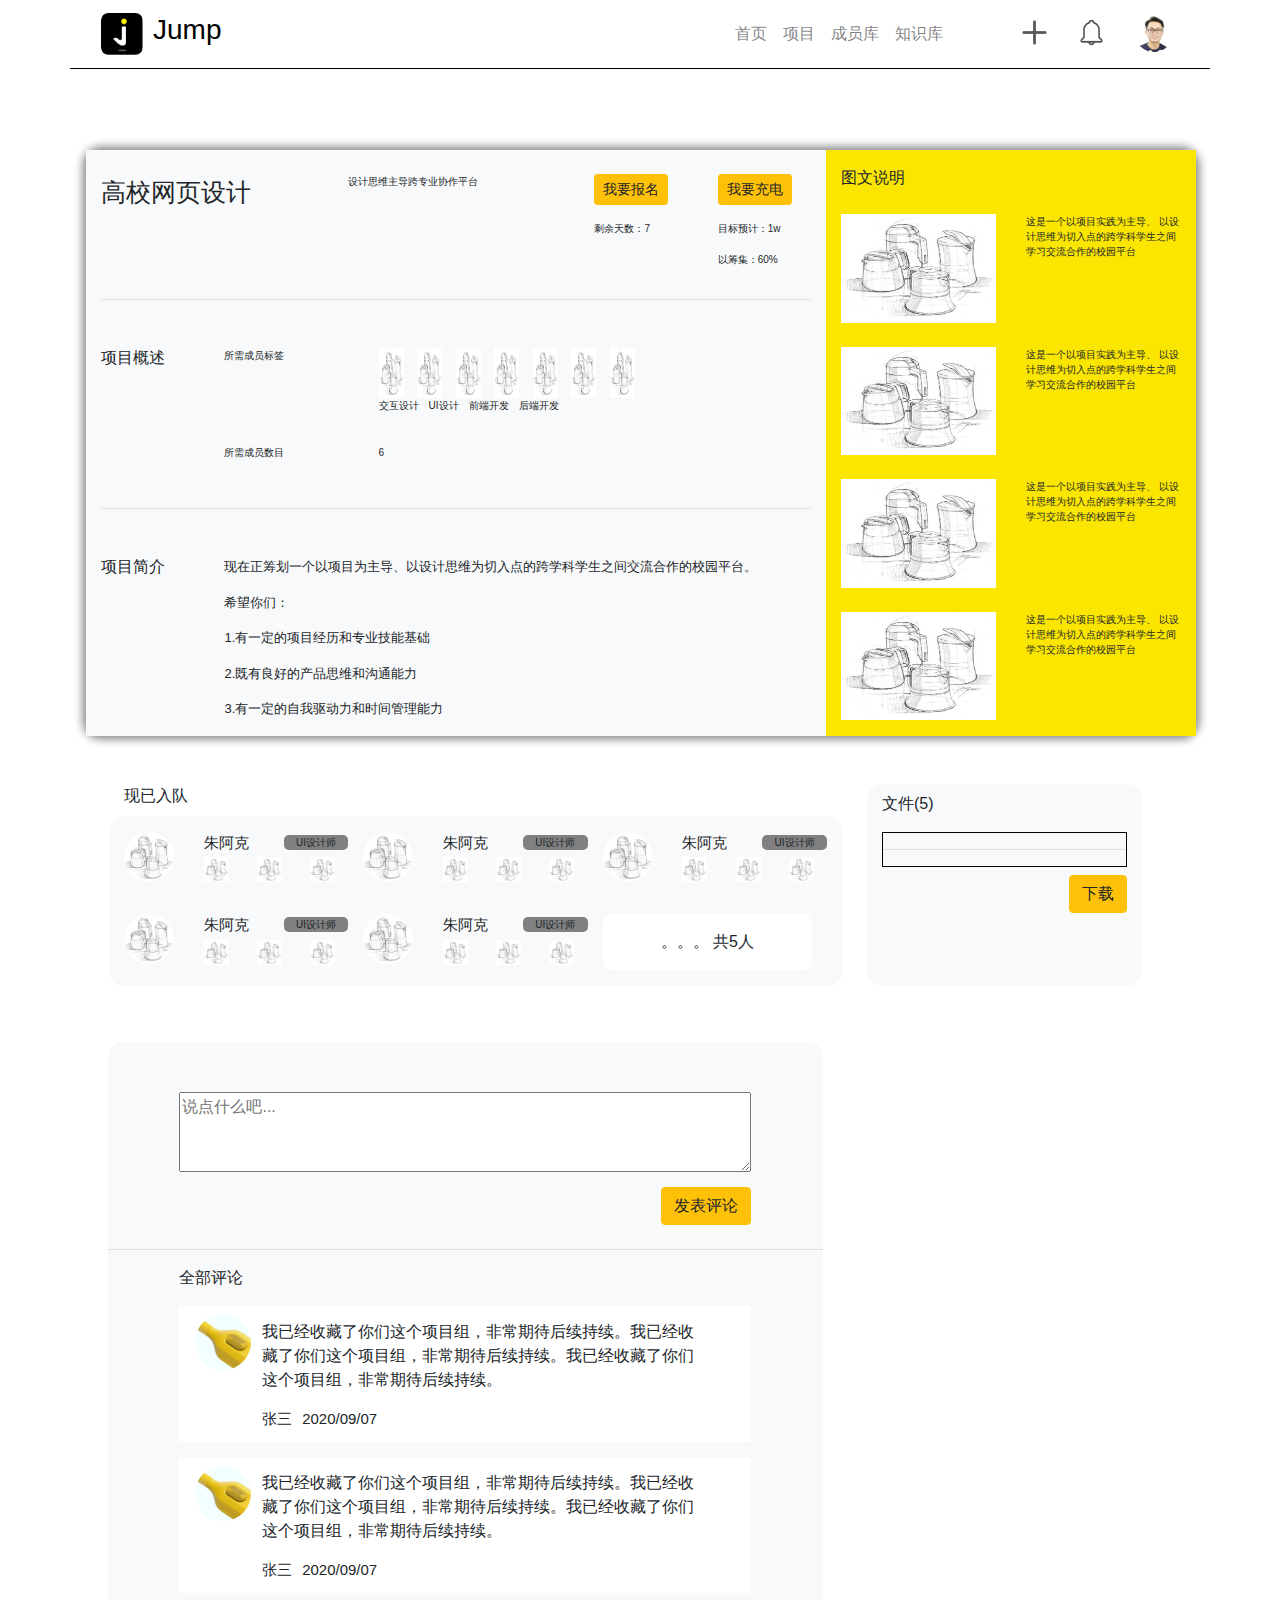
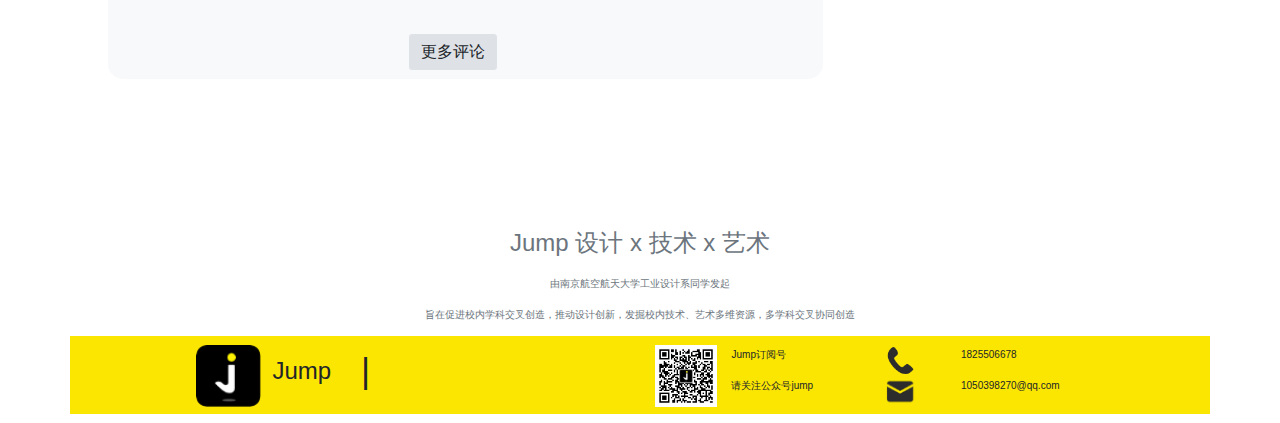
<file: jump/web/project-detail.html>
<!DOCTYPE html>
<html>
<head lang="en">
    <meta charset="UTF-8">
    <title></title>
    <meta name="viewport" content="width=device-width,initial-scale=1"/>
    <link rel="stylesheet" href="../css/bootstrap.css"/>
    <script src="../js/jquery.min.js"></script>
    <script src="../js/popper.min.js"></script>
    <script src="../js/bootstrap.min.js"></script>
    <link rel="stylesheet" href="../css/base.css"/>
    <style></style>
</head>
<body>
<!--导入header.html-->
<div id="header1">

</div>
<!-- 页面主体 -->
<div id="main" class="container">
    <table></table>
    <div class="main-nav">
        <div class="row project-detail-header" style="margin-left: 0.1%">
            <div class="col-8" style="background-color: #f8f9fa">
                <div class="row mt-4">
                    <div class="col-4">
                        <ul class="list-unstyled">
                            <li class="title">
                                高校网页设计
                            </li>
                            <li class="">
                                <div class="row">
                                    <div class="col-4 thumb">
                                    </div>
                                    <div class="col-4 collect">

                                    </div>
                                    <div class="col-4 share">

                                    </div>
                                </div>
                            </li>
                        </ul>
                    </div>
                    <div class="col-4 title1">
                        <p>设计思维主导跨专业协作平台</p>
                    </div>
                    <div class="col-2">
                        <ul class="list-unstyled">
                            <li>
                                <button class="btn btn-warning btn-sm">我要报名</button>
                            </li>
                            <li class="mt-3">
                                <p>剩余天数：7</p>
                            </li>
                        </ul>
                    </div>
                    <div class="col-2">
                        <ul class="list-unstyled">
                            <li>
                                <button class="btn btn-warning btn-sm">我要充电</button>
                            </li>
                            <li class="mt-3">
                                <p>目标预计：1w</p>
                            </li>
                            <li class="mt-0">
                                <p>以筹集：60%</p>
                            </li>
                        </ul>
                    </div>
                </div>
                <hr>
                <div class="row mt-5">
                    <div class="col-2">
                        <h6>项目概述</h6>
                    </div>
                    <div class="col-10">
                        <ul class="list-unstyled">
                            <li>
                                <div class="row">
                                    <div class="col-3">
                                        <p style="font-size: 10px">所需成员标签</p>
                                    </div>
                                    <div class="col-9">
                                        <ul class="list-unstyled">
                                            <li>
                                                <div class="row">
                                                    <div class="col-1">
                                                        <img src="../images/index/see.png"
                                                             style="width: 25px; height: 50px">
                                                    </div>
                                                    <div class="col-1">
                                                        <img src="../images/index/see.png"
                                                             style="width: 25px; height: 50px">
                                                    </div>
                                                    <div class="col-1">
                                                        <img src="../images/index/see.png"
                                                             style="width: 25px; height: 50px">
                                                    </div>
                                                    <div class="col-1">
                                                        <img src="../images/index/see.png"
                                                             style="width: 25px; height: 50px">
                                                    </div>
                                                    <div class="col-1">
                                                        <img src="../images/index/see.png"
                                                             style="width: 25px; height: 50px">
                                                    </div>
                                                    <div class="col-1">
                                                        <img src="../images/index/see.png"
                                                             style="width: 25px; height: 50px">
                                                    </div>
                                                    <div class="col-1">
                                                        <img src="../images/index/see.png"
                                                             style="width: 25px; height: 50px">
                                                    </div>
                                                </div>
                                            </li>
                                            <li>
                                                <div>
                                                    <p style="font-size:10px;float: left;">交互设计</p>
                                                    <p style="font-size:10px;float: left;position: relative;left: 10px">
                                                        UI设计</p>
                                                    <p style="font-size:10px;float: left;position: relative;left: 20px">
                                                        前端开发</p>
                                                    <p style="font-size:10px;float: left;position: relative;left: 30px">
                                                        后端开发</p>
                                                </div>
                                            </li>
                                        </ul>
                                    </div>
                                </div>
                            </li>
                            <li class="mt-3">
                                <div class="row">
                                    <div class="col-3">
                                        <p style="font-size: 10px">所需成员数目</p>
                                    </div>
                                    <div class="col-9">
                                        <p style="font-size: 10px">6</p>
                                    </div>
                                </div>
                            </li>
                        </ul>
                    </div>
                </div>
                <hr>
                <div class="row mt-5">
                    <div class="col-2">
                        <h6>项目简介</h6>
                    </div>
                    <div class="col-10">
                        <ul class="list-unstyled">
                            <li>
                                <P style="font-size: 13px">
                                    现在正筹划一个以项目为主导、以设计思维为切入点的跨学科学生之间交流合作的校园平台。
                                </P>
                            </li>
                            <li class="">
                                <P style="font-size: 13px">希望你们：</P>
                            </li>
                            <li class="">
                                <P style="font-size: 13px">1.有一定的项目经历和专业技能基础</P>
                            </li>
                            <li class="">
                                <P style="font-size: 13px">2.既有良好的产品思维和沟通能力</P>
                            </li>
                            <li class="">
                                <P style="font-size: 13px">3.有一定的自我驱动力和时间管理能力</P>
                            </li>
                        </ul>
                    </div>
                </div>
            </div>
            <div class="col-4 pt-3" style="background-color: #fbe601;">
                <div class="mb-4">图文说明</div>
                <ul class="list-unstyled  list-right">
                    <li class="mt-4">
                        <div class="row">
                            <div class="col-6">
                                <div class="header-img">
                                    <img src="../images/index/see.png">
                                </div>
                            </div>
                            <div class="col-6">
                                这是一个以项目实践为主导、
                                以设计思维为切入点的跨学科学生之间学习交流合作的校园平台
                            </div>
                        </div>
                    </li>
                    <li class="mt-4">
                        <div class="row">
                            <div class="col-6">
                                <div class="header-img">
                                    <img src="../images/index/see.png">
                                </div>
                            </div>
                            <div class="col-6">
                                这是一个以项目实践为主导、
                                以设计思维为切入点的跨学科学生之间学习交流合作的校园平台
                            </div>
                        </div>
                    </li>
                    <li class="mt-4">
                        <div class="row">
                            <div class="col-6">
                                <div class="header-img">
                                    <img src="../images/index/see.png">
                                </div>
                            </div>
                            <div class="col-6">
                                这是一个以项目实践为主导、
                                以设计思维为切入点的跨学科学生之间学习交流合作的校园平台
                            </div>
                        </div>
                    </li>
                    <li class="mt-4">
                        <div class="row">
                            <div class="col-6">
                                <div class="header-img">
                                    <img src="../images/index/see.png">
                                </div>
                            </div>
                            <div class="col-6">
                                这是一个以项目实践为主导、
                                以设计思维为切入点的跨学科学生之间学习交流合作的校园平台
                            </div>
                        </div>
                    </li>
                </ul>
            </div>
        </div>
        <div class="project-detail-member mt-5">
            <div class="row ml-4">
                <div class="col-8">
                    <div>现已入队</div>
                    <div class="row mt-2 member pr-3">
                        <div class="col-4 mt-3">
                            <div class="row">
                                <div class="col-4">
                                    <img src="../images/index/see.png"
                                         style="width: 50px;height: 50px;border-radius: 50%">
                                </div>
                                <div class="col-8">
                                    <ul class="list-unstyled">
                                        <li style="height: 25px">
                                            <div class="row">
                                                <div class="col-6 pr-0">
                                                    <p style="font-size: 15px">朱阿克</p>
                                                </div>
                                                <div class="col-6 pr-0">
                                                    <p style="font-size: 10px; margin-top: 3px;background-color: gray;border-radius: 5px;text-align: center">
                                                        UI设计师</p>
                                                </div>
                                            </div>
                                        </li>
                                        <li>
                                            <div class="row mt-0">
                                                <div class="col-4">
                                                    <img src="../images/index/see.png"
                                                         style="width: 25px; height: 25px">
                                                </div>
                                                <div class="col-4">
                                                    <img src="../images/index/see.png"
                                                         style="width: 25px; height: 25px">
                                                </div>
                                                <div class="col-4">
                                                    <img src="../images/index/see.png"
                                                         style="width: 25px; height: 25px;border-radius: 5px">
                                                </div>
                                            </div>
                                        </li>
                                    </ul>
                                </div>
                            </div>
                        </div>
                        <div class="col-4 mt-3">
                            <div class="row">
                                <div class="col-4">
                                    <img src="../images/index/see.png"
                                         style="width: 50px;height: 50px;border-radius: 50%">
                                </div>
                                <div class="col-8">
                                    <ul class="list-unstyled">
                                        <li style="height: 25px">
                                            <div class="row">
                                                <div class="col-6 pr-0">
                                                    <p style="font-size: 15px">朱阿克</p>
                                                </div>
                                                <div class="col-6 pr-0">
                                                    <p style="font-size: 10px; margin-top: 3px;background-color: gray;border-radius: 5px;text-align: center">
                                                        UI设计师</p>
                                                </div>
                                            </div>
                                        </li>
                                        <li>
                                            <div class="row mt-0">
                                                <div class="col-4">
                                                    <img src="../images/index/see.png"
                                                         style="width: 25px; height: 25px">
                                                </div>
                                                <div class="col-4">
                                                    <img src="../images/index/see.png"
                                                         style="width: 25px; height: 25px">
                                                </div>
                                                <div class="col-4">
                                                    <img src="../images/index/see.png"
                                                         style="width: 25px; height: 25px;border-radius: 5px">
                                                </div>
                                            </div>
                                        </li>
                                    </ul>
                                </div>
                            </div>
                        </div>
                        <div class="col-4 mt-3">
                            <div class="row">
                                <div class="col-4">
                                    <img src="../images/index/see.png"
                                         style="width: 50px;height: 50px;border-radius: 50%">
                                </div>
                                <div class="col-8">
                                    <ul class="list-unstyled">
                                        <li style="height: 25px">
                                            <div class="row">
                                                <div class="col-6 pr-0">
                                                    <p style="font-size: 15px">朱阿克</p>
                                                </div>
                                                <div class="col-6 pr-0">
                                                    <p style="font-size: 10px; margin-top: 3px;background-color: gray;border-radius: 5px;text-align: center">
                                                        UI设计师</p>
                                                </div>
                                            </div>
                                        </li>
                                        <li>
                                            <div class="row mt-0">
                                                <div class="col-4">
                                                    <img src="../images/index/see.png"
                                                         style="width: 25px; height: 25px">
                                                </div>
                                                <div class="col-4">
                                                    <img src="../images/index/see.png"
                                                         style="width: 25px; height: 25px">
                                                </div>
                                                <div class="col-4">
                                                    <img src="../images/index/see.png"
                                                         style="width: 25px; height: 25px;border-radius: 5px">
                                                </div>
                                            </div>
                                        </li>
                                    </ul>
                                </div>
                            </div>
                        </div>
                        <div class="col-4 mt-3">
                            <div class="row">
                                <div class="col-4">
                                    <img src="../images/index/see.png"
                                         style="width: 50px;height: 50px;border-radius: 50%">
                                </div>
                                <div class="col-8">
                                    <ul class="list-unstyled">
                                        <li style="height: 25px">
                                            <div class="row">
                                                <div class="col-6 pr-0">
                                                    <p style="font-size: 15px">朱阿克</p>
                                                </div>
                                                <div class="col-6 pr-0">
                                                    <p style="font-size: 10px; margin-top: 3px;background-color: gray;border-radius: 5px;text-align: center">
                                                        UI设计师</p>
                                                </div>
                                            </div>
                                        </li>
                                        <li>
                                            <div class="row mt-0">
                                                <div class="col-4">
                                                    <img src="../images/index/see.png"
                                                         style="width: 25px; height: 25px">
                                                </div>
                                                <div class="col-4">
                                                    <img src="../images/index/see.png"
                                                         style="width: 25px; height: 25px">
                                                </div>
                                                <div class="col-4">
                                                    <img src="../images/index/see.png"
                                                         style="width: 25px; height: 25px;border-radius: 5px">
                                                </div>
                                            </div>
                                        </li>
                                    </ul>
                                </div>
                            </div>
                        </div>
                        <div class="col-4 mt-3">
                            <div class="row">
                                <div class="col-4">
                                    <img src="../images/index/see.png"
                                         style="width: 50px;height: 50px;border-radius: 50%">
                                </div>
                                <div class="col-8">
                                    <ul class="list-unstyled">
                                        <li style="height: 25px">
                                            <div class="row">
                                                <div class="col-6 pr-0">
                                                    <p style="font-size: 15px">朱阿克</p>
                                                </div>
                                                <div class="col-6 pr-0">
                                                    <p style="font-size: 10px; margin-top: 3px;background-color: gray;border-radius: 5px;text-align: center">
                                                        UI设计师</p>
                                                </div>
                                            </div>
                                        </li>
                                        <li>
                                            <div class="row mt-0">
                                                <div class="col-4">
                                                    <img src="../images/index/see.png"
                                                         style="width: 25px; height: 25px">
                                                </div>
                                                <div class="col-4">
                                                    <img src="../images/index/see.png"
                                                         style="width: 25px; height: 25px">
                                                </div>
                                                <div class="col-4">
                                                    <img src="../images/index/see.png"
                                                         style="width: 25px; height: 25px;border-radius: 5px">
                                                </div>
                                            </div>
                                        </li>
                                    </ul>
                                </div>
                            </div>
                        </div>
                        <div class="col-4 mt-3">
                            <p class="p-3" style="background-color: white;text-align: center;border-radius: 10px">
                                。。。 共5人
                            </p>
                        </div>
                    </div>
                </div>
                <div class="col-3 file ml-4">
                    <p class="mt-2">文件(5)</p>
                    <div style="border: 1px solid black">
                        <ul class="list-unstyled">
                            <li>

                            </li>
                            <hr>
                        </ul>
                    </div>
                    <button class="btn btn-warning mt-2 download">下载</button>
                </div>
            </div>
        </div>
        <div class="project-detail-comment mt-5">
            <div class="row ml-2">
                <div class="col-8">
                    <div class="mt-2 comment">
                        <div class="comment-input">
                            <div>
                                <textarea class="input" name="comment-input" type="text" placeholder="说点什么吧..."></textarea>
                            </div>
                            <div class="mt-2 comment-button">
                                <button class="btn btn-warning">发表评论</button>
                            </div>
                            <hr>
                        </div>
                        <div class="comment-detail">
                            <p class="">全部评论</p>
                            <div class="bg-white pt-2 pl-3">
                            <div class="comment-header">
                                <img src="../images/index/call.png">
                            </div>
                            <div class="comment-inf">
                                <div class="conent">
                                    <p>我已经收藏了你们这个项目组，非常期待后续持续。我已经收藏了你们这个项目组，非常期待后续持续。我已经收藏了你们这个项目组，非常期待后续持续。</p>
                                </div>
                                <div class="auther-time">
                                    <div class="auther">
                                        <p>张三</p>
                                    </div>
                                    <div class="time">
                                        <p>2020/09/07</p>
                                    </div>
                                    <div class="love">

                                    </div>
                                    <div class="second-comment">

                                    </div>
                                </div>
                            </div>
                        </div>
                            <div class="bg-white pt-2 pl-3">
                                <div class="comment-header">
                                    <img src="../images/index/call.png">
                                </div>
                                <div class="comment-inf">
                                    <div class="conent">
                                        <p>我已经收藏了你们这个项目组，非常期待后续持续。我已经收藏了你们这个项目组，非常期待后续持续。我已经收藏了你们这个项目组，非常期待后续持续。</p>
                                    </div>
                                    <div class="auther-time">
                                        <div class="auther">
                                            <p>张三</p>
                                        </div>
                                        <div class="time">
                                            <p>2020/09/07</p>
                                        </div>
                                        <div class="love">

                                        </div>
                                        <div class="second-comment">

                                        </div>
                                    </div>
                                </div>
                            </div>
                        </div>
                        <div class="more">
                            <button class="btn btn-light mb-2 mt-4">更多评论</button>
                        </div>
                    </div>
                </div>
            </div>
        </div>
    </div>
</div>
</div>

<!--导入footer.html-->
<div id="footer" style="margin-top: 150px">

</div>
<script type="text/javascript">
    $(document).ready(function () {
        $("#header1").load('header1.html');
        $("#footer").load('footer.html');
    });
</script>
</body>
</html>
</file>
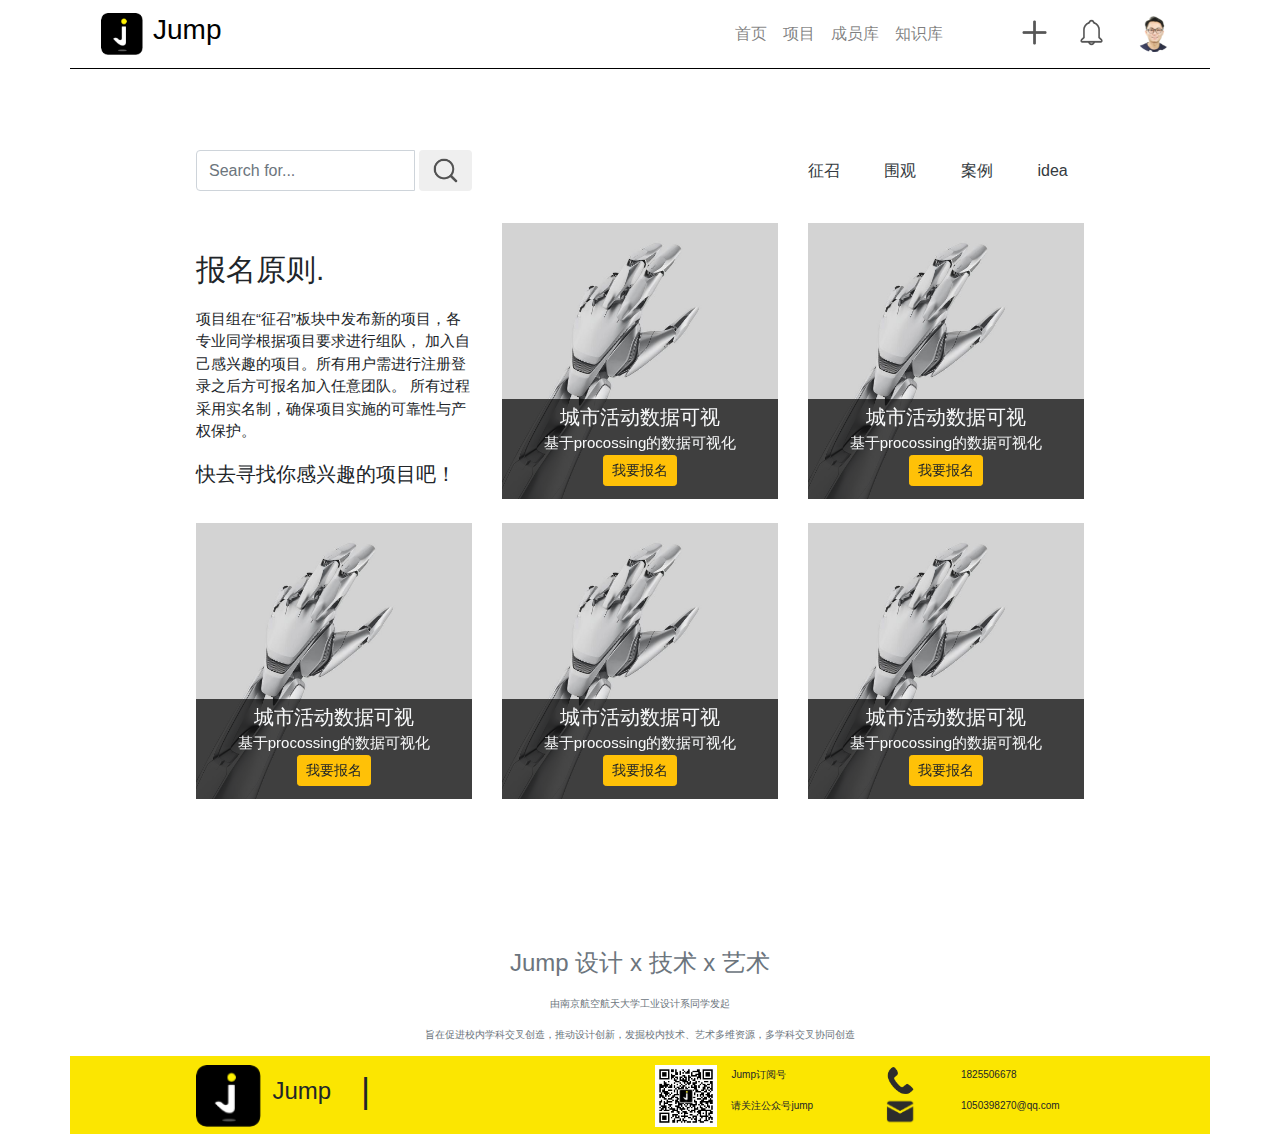
<file: jump/web/project.html>
<!DOCTYPE html>
<html>
<head lang="en">
    <meta charset="UTF-8">
    <title></title>
    <meta name="viewport" content="width=device-width,initial-scale=1"/>
    <link rel="stylesheet" href="../css/bootstrap.css"/>
    <script src="../js/jquery.min.js"></script>
    <script src="../js/popper.min.js"></script>
    <script src="../js/bootstrap.min.js"></script>
    <link rel="stylesheet" href="../css/base.css"/>
    <style></style>
</head>
<body>
<!--导入header.html-->
<div id="header1">

</div>
<!-- 页面主体 -->
<div id="main" class="container">
    <table></table>
    <div class="main-nav padding-lr">
        <!-- 项目导航栏 -->
        <div class="row">
            <div class="col-lg-4 col-sm-12">
                <div class="input-group">
                    <input type="text" class="form-control" placeholder="Search for...">
                <span class="input-group-btn">
                    <button class="btn btn-default" type="button">
                        <img src="../images/header/search.png"/>
                    </button>
                </span>
                </div><!-- /input-group -->
            </div>
            <div class="col-lg-4 col-sm-12">

            </div>
            <div class="col-lg-4 col-sm-12">
                <ul class="list-unstyled">
                    <div class="row mt-2">
                        <div class="col-3">
                            <li class="">
                                <a class="text-ver-mid text-dark" href="#">征召</a>
                            </li>
                        </div>
                        <div class="col-3">
                            <li class="">
                                <a class="text-ver-mid text-dark" href="#">围观</a>
                            </li>
                        </div>
                        <div class="col-3">
                            <li class="">
                                <a class="text-ver-mid text-dark" href="#">案例</a>
                            </li>
                        </div>
                        <div class="col-3">
                            <li class="">
                                <a class="text-ver-mid text-dark" href="#">idea</a>
                            </li>
                        </div>
                    </div>
                </ul>
            </div>
        </div>

        <!-- 项目卡片 -->
        <div class="row project-all">
            <div class="col-lg-4 col-sm-12 mt-4">
                <div class="mt-4">
                    <div class="project-message-title">报名原则.</div>
                </div>
                <div class="mt-3">
                    <div class="project-message-body">
                        项目组在“征召”板块中发布新的项目，各专业同学根据项目要求进行组队，
                        加入自己感兴趣的项目。所有用户需进行注册登录之后方可报名加入任意团队。
                        所有过程采用实名制，确保项目实施的可靠性与产权保护。
                    </div>
                </div>
                <div class="mt-3">
                    <div class="project-message-call">
                        快去寻找你感兴趣的项目吧！
                    </div>
                </div>
            </div>
            <div class="col-lg-4 col-sm-6 col-xs-6 mt-4">
                <div class="project-card">
                    <img class="img-back" src="../images/index/temple.png" alt="">
                    <div class="bg">

                    </div>
                    <div class="message text-light">
                        <div class="project-body-title">城市活动数据可视</div>
                        <div class="project-body-body">基于procossing的数据可视化</div>
                        <button class="btn btn-sm btn-warning">我要报名</button>
                    </div>
                </div>
            </div>
            <div class="col-lg-4 col-sm-6 col-xs-6 mt-4">
                <div class="project-card">
                    <img class="img-back" src="../images/index/temple.png" alt="">
                    <div class="bg">

                    </div>
                    <div class="message text-light">
                        <div class="project-body-title">城市活动数据可视</div>
                        <div class="project-body-body">基于procossing的数据可视化</div>
                        <button class="btn btn-sm btn-warning">我要报名</button>
                    </div>
                </div>
            </div>
            <div class="col-lg-4 col-sm-6 col-xs-6 mt-4">
                <div class="project-card">
                    <img class="img-back" src="../images/index/temple.png" alt="">
                    <div class="bg">

                    </div>
                    <div class="message text-light">
                        <div class="project-body-title">城市活动数据可视</div>
                        <div class="project-body-body">基于procossing的数据可视化</div>
                        <button class="btn btn-sm btn-warning">我要报名</button>
                    </div>
                </div>
            </div>
            <div class="col-lg-4 col-sm-6 col-xs-6 mt-4">
                <div class="project-card">
                    <img class="img-back" src="../images/index/temple.png" alt="">
                    <div class="bg">

                    </div>
                    <div class="message text-light">
                        <div class="project-body-title">城市活动数据可视</div>
                        <div class="project-body-body">基于procossing的数据可视化</div>
                        <button class="btn btn-sm btn-warning">我要报名</button>
                    </div>
                </div>
            </div>
            <div class="col-lg-4 col-sm-6 col-xs-6 mt-4">
                <div class="project-card">
                    <img class="img-back" src="../images/index/temple.png" alt="">
                    <div class="bg">

                    </div>
                    <div class="message text-light">
                        <div class="project-body-title">城市活动数据可视</div>
                        <div class="project-body-body">基于procossing的数据可视化</div>
                        <button class="btn btn-sm btn-warning">我要报名</button>
                    </div>
                </div>
            </div>
        </div>

    </div>
</div>

<!--导入footer.html-->
<div id="footer" style="margin-top: 150px">

</div>
<script type="text/javascript">
    $(document).ready(function () {
        $("#header1").load('header1.html');
        $("#footer").load('footer.html');
    });
</script>
</body>
</html>
</file>
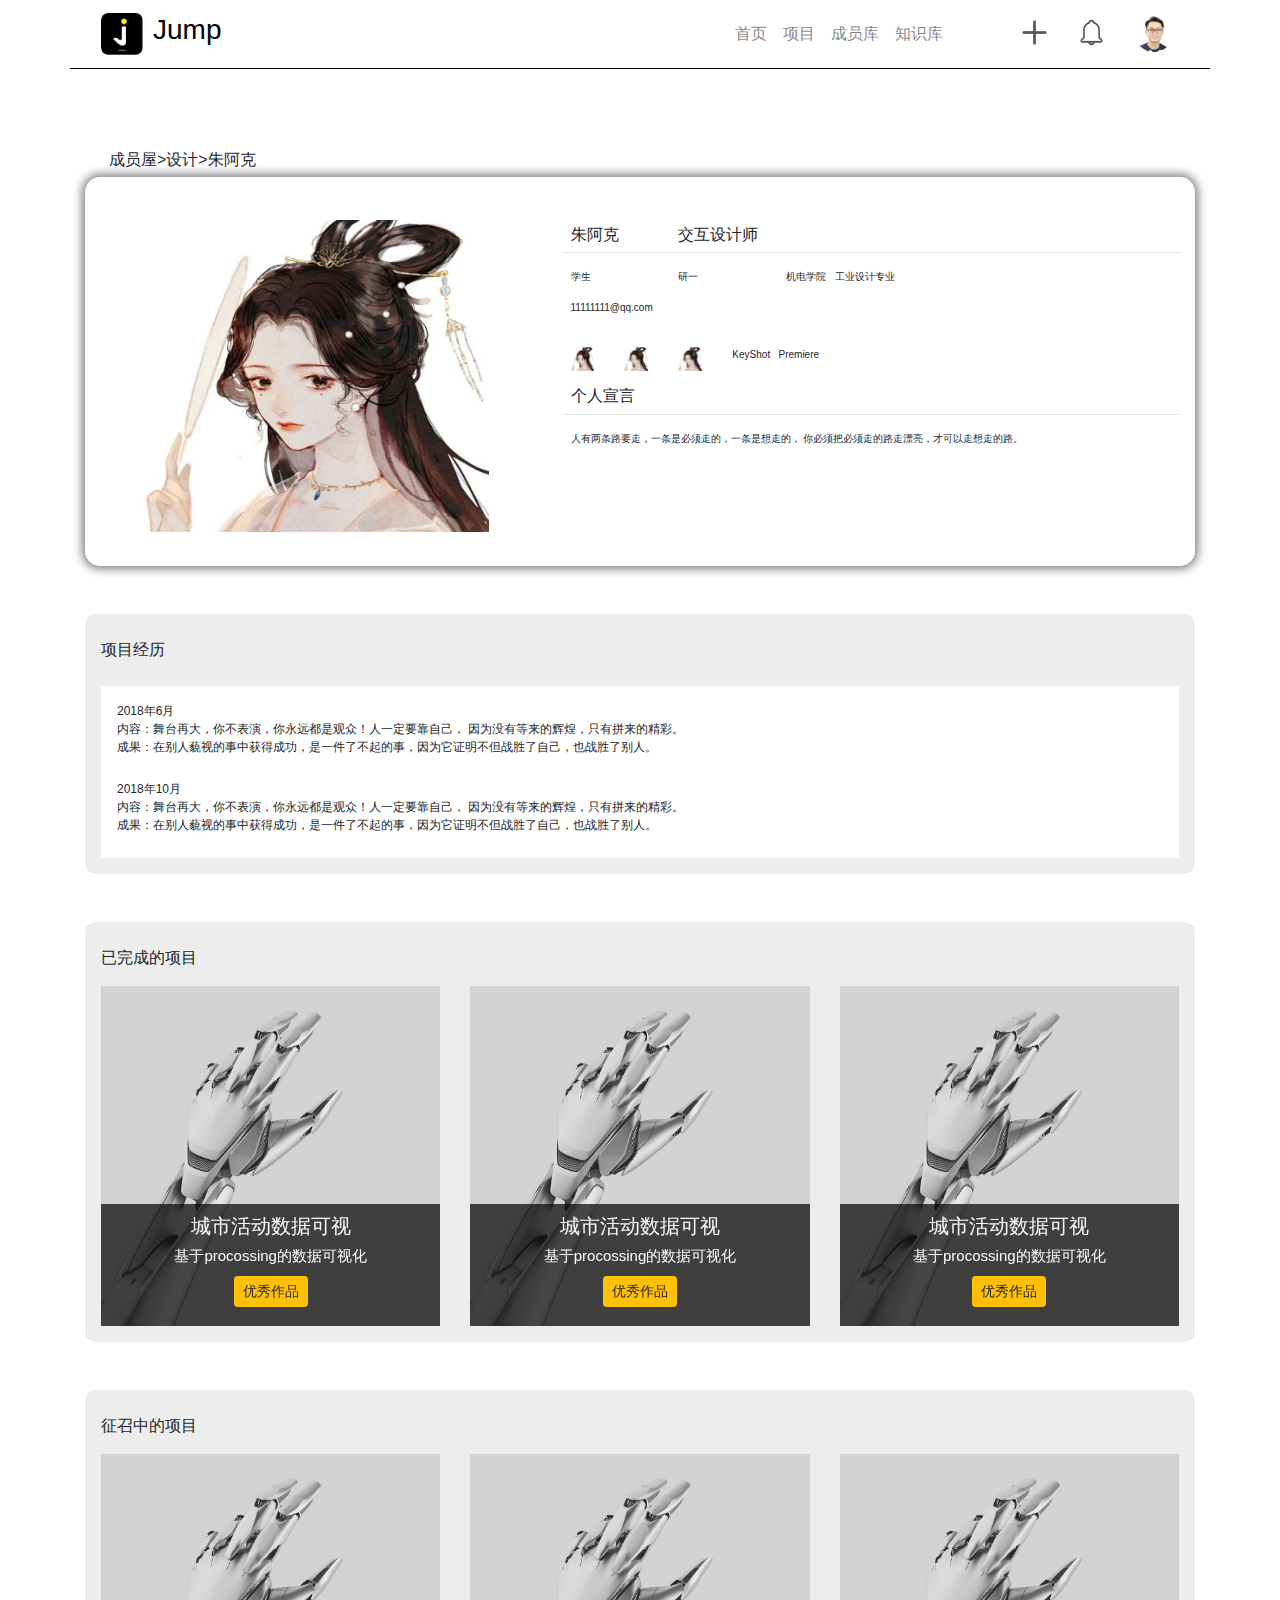
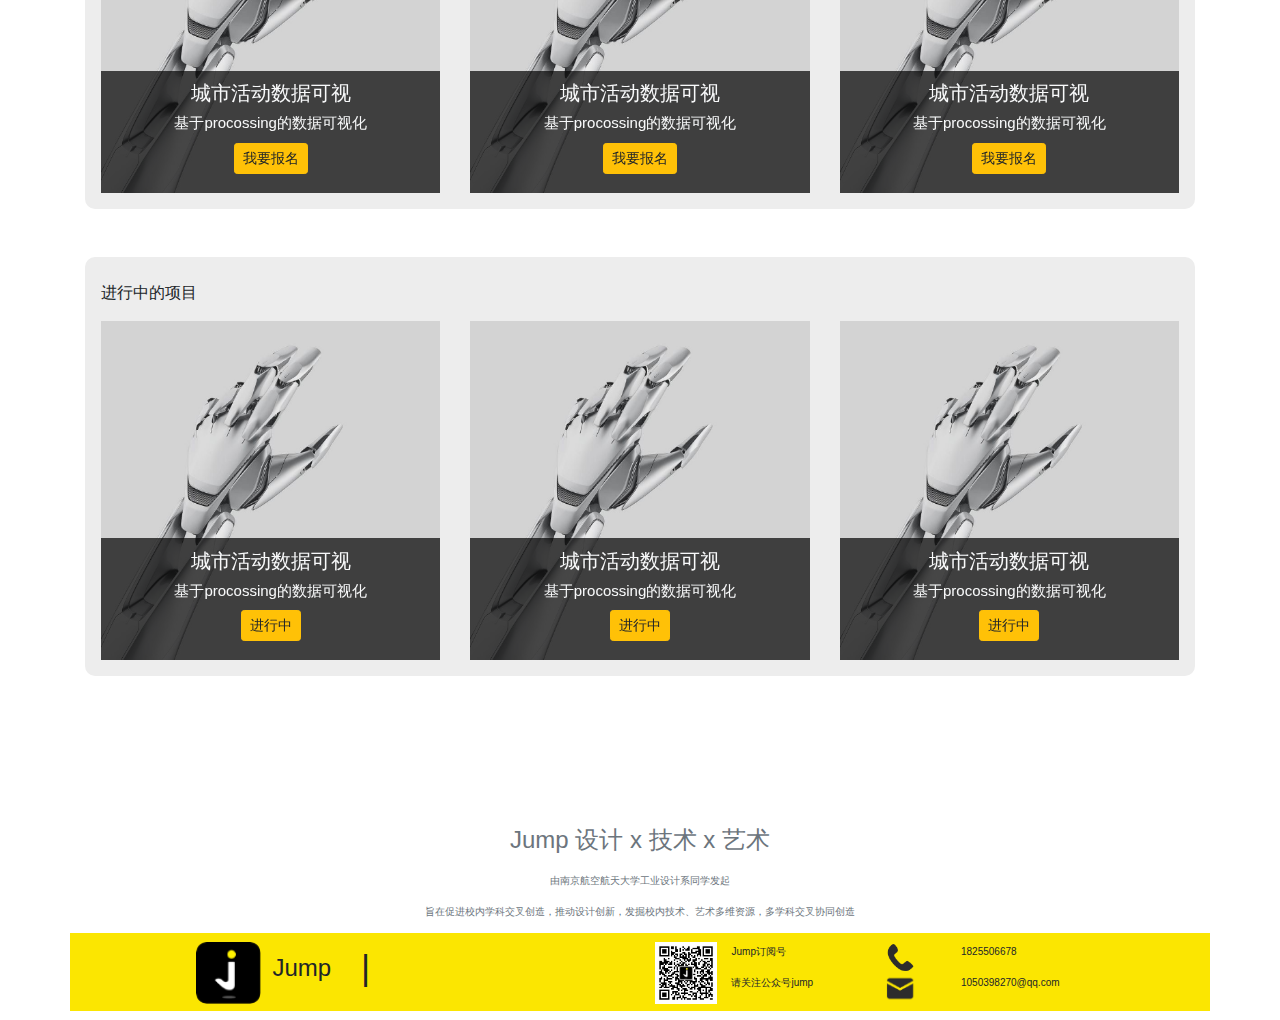
<file: jump/web/user-message.html>
<!DOCTYPE html>
<html>
<head lang="en">
    <meta charset="UTF-8">
    <title></title>
    <meta name="viewport" content="width=device-width,initial-scale=1"/>
    <link rel="stylesheet" href="../css/bootstrap.css"/>
    <script src="../js/jquery.min.js"></script>
    <script src="../js/popper.min.js"></script>
    <script src="../js/bootstrap.min.js"></script>
    <link rel="stylesheet" href="../css/base.css"/>
    <style></style>
</head>
<body>
<!--导入header.html-->
<div id="header1"></div>

<div id="main" class="container">
    <table></table>
    <div class="main-nav">
        <h6 class="ml-4">成员屋>设计>朱阿克</h6>
        <div class="row header-shadow">
            <div class="col-5 user-header">
                <img src="../images/user/user.jpg">
            </div>
            <div class="col-7">
                <div class="row">
                    <h6 class="mt-5 ml-2 col-2">朱阿克</h6>
                    <h6 class="mt-5 col-4">交互设计师</h6>
                    <div class="col-2">

                    </div>
                    <div class="col-2">

                    </div>
                </div>
                <hr class="mt-0">
                <div class="row user-message">
                    <div class="col-2 ml-2">
                        <p>学生</p>
                    </div>
                    <div class="col-2">
                        <p>研一</p>
                    </div>
                    <div class="col-6">
                        <p>机电学院 &nbsp 工业设计专业</p>
                    </div>
                    <div class="col-6 ml-2">
                        <p>11111111@qq.com</p>
                    </div>
                </div>
                <div class="row user-message mt-3">
                    <div class="col-1 ml-2">
                        <div class="square">
                            <img src="../images/user/user.jpg">
                        </div>
                    </div>
                    <div class="col-1">
                        <div class="square">
                            <img src="../images/user/user.jpg">
                        </div>
                    </div>
                    <div class="col-1">
                        <div class="square">
                            <img src="../images/user/user.jpg">
                        </div>
                    </div>
                    <div class="col-6">
                        <p>KeyShot &nbsp Premiere</p>
                    </div>
                </div>
                <h6 class="ml-2 mt-2">个人宣言</h6>
                <hr class="mt-0">
                <div class="user-declaration ml-2">
                    人有两条路要走，一条是必须走的，一条是想走的，
                    你必须把必须走的路走漂亮，才可以走想走的路。
                </div>
            </div>
        </div>

        <!-- 项目经历 -->
        <div class="project-experience mt-5 pb-3">
            <p class="pt-4 pl-3">项目经历</p>
            <div class="ml-3 mr-3" style="background-color: white;font-size: 12px">
                <div class="mt-4 ml-3 mr-3 pt-3">
                    <p class="mb-0">2018年6月</p>
                    <p class="mb-0">内容：舞台再大，你不表演，你永远都是观众！人一定要靠自己，
                        因为没有等来的辉煌，只有拼来的精彩。</p>
                    <p>成果：在别人藐视的事中获得成功，是一件了不起的事，因为它证明不但战胜了自己，也战胜了别人。</p>
                </div>
                <div class="mt-4 ml-3 mr-3 pb-2">
                    <p class="mb-0">2018年10月</p>
                    <p class="mb-0">内容：舞台再大，你不表演，你永远都是观众！人一定要靠自己，
                        因为没有等来的辉煌，只有拼来的精彩。</p>
                    <p>成果：在别人藐视的事中获得成功，是一件了不起的事，因为它证明不但战胜了自己，也战胜了别人。</p>
                </div>
            </div>
        </div>

        <!-- 已完成的项目 -->
        <div class="project-finished mt-5 pb-3">
            <p class="pt-4 pl-3">已完成的项目</p>
            <div class="row project-all pl-3 pr-3">
                <div class="col-4">
                    <div class="project-card">
                        <img class="img-back" src="../images/index/temple.png" alt="">
                        <div class="bg">

                        </div>
                        <div class="message text-light">
                            <div class="project-body-title mt-1">城市活动数据可视</div>
                            <div class="project-body-body mt-1">基于procossing的数据可视化</div>
                            <button class="btn btn-sm btn-warning mt-2">优秀作品</button>
                        </div>
                    </div>
                </div>
                <div class="col-4">
                    <div class="project-card">
                        <img class="img-back" src="../images/index/temple.png" alt="">
                        <div class="bg">

                        </div>
                        <div class="message text-light">
                            <div class="project-body-title mt-1">城市活动数据可视</div>
                            <div class="project-body-body mt-1">基于procossing的数据可视化</div>
                            <button class="btn btn-sm btn-warning mt-2">优秀作品</button>
                        </div>
                    </div>
                </div>
                <div class="col-4">
                    <div class="project-card">
                        <img class="img-back" src="../images/index/temple.png" alt="">
                        <div class="bg">

                        </div>
                        <div class="message text-light">
                            <div class="project-body-title mt-1">城市活动数据可视</div>
                            <div class="project-body-body mt-1">基于procossing的数据可视化</div>
                            <button class="btn btn-sm btn-warning mt-2">优秀作品</button>
                        </div>
                    </div>
                </div>
            </div>
        </div>

        <!-- 征召中的项目 -->
        <div class="project-finished mt-5 pb-3">
            <p class="pt-4 pl-3">征召中的项目</p>
            <div class="row project-all pl-3 pr-3">
                <div class="col-4">
                    <div class="project-card">
                        <img class="img-back" src="../images/index/temple.png" alt="">
                        <div class="bg">

                        </div>
                        <div class="message text-light">
                            <div class="project-body-title mt-1">城市活动数据可视</div>
                            <div class="project-body-body mt-1">基于procossing的数据可视化</div>
                            <button class="btn btn-sm btn-warning mt-2">我要报名</button>
                        </div>
                    </div>
                </div>
                <div class="col-4">
                    <div class="project-card">
                        <img class="img-back" src="../images/index/temple.png" alt="">
                        <div class="bg">

                        </div>
                        <div class="message text-light">
                            <div class="project-body-title mt-1">城市活动数据可视</div>
                            <div class="project-body-body mt-1">基于procossing的数据可视化</div>
                            <button class="btn btn-sm btn-warning mt-2">我要报名</button>
                        </div>
                    </div>
                </div>
                <div class="col-4">
                    <div class="project-card">
                        <img class="img-back" src="../images/index/temple.png" alt="">
                        <div class="bg">

                        </div>
                        <div class="message text-light">
                            <div class="project-body-title mt-1">城市活动数据可视</div>
                            <div class="project-body-body mt-1">基于procossing的数据可视化</div>
                            <button class="btn btn-sm btn-warning mt-2">我要报名</button>
                        </div>
                    </div>
                </div>
            </div>
        </div>

        <!-- 进行中的项目 -->
        <div class="project-finished mt-5 pb-3">
            <p class="pt-4 pl-3">进行中的项目</p>
            <div class="row project-all pl-3 pr-3">
                <div class="col-4">
                    <div class="project-card">
                        <img class="img-back" src="../images/index/temple.png" alt="">
                        <div class="bg">

                        </div>
                        <div class="message text-light">
                            <div class="project-body-title mt-1">城市活动数据可视</div>
                            <div class="project-body-body mt-1">基于procossing的数据可视化</div>
                            <button class="btn btn-sm btn-warning mt-2">进行中</button>
                        </div>
                    </div>
                </div>
                <div class="col-4">
                    <div class="project-card">
                        <img class="img-back" src="../images/index/temple.png" alt="">
                        <div class="bg">

                        </div>
                        <div class="message text-light">
                            <div class="project-body-title mt-1">城市活动数据可视</div>
                            <div class="project-body-body mt-1">基于procossing的数据可视化</div>
                            <button class="btn btn-sm btn-warning mt-2">进行中</button>
                        </div>
                    </div>
                </div>
                <div class="col-4">
                    <div class="project-card">
                        <img class="img-back" src="../images/index/temple.png" alt="">
                        <div class="bg">

                        </div>
                        <div class="message text-light">
                            <div class="project-body-title mt-1">城市活动数据可视</div>
                            <div class="project-body-body mt-1">基于procossing的数据可视化</div>
                            <button class="btn btn-sm btn-warning mt-2">进行中</button>
                        </div>
                    </div>
                </div>
            </div>
        </div>
    </div>
</div>


<!--导入footer.html-->
<div id="footer" style="margin-top: 150px">
</div>
<script type="text/javascript">
    $(document).ready(function () {
        $("#header1").load('header1.html');
        $("#footer").load('footer.html');
    });
</script>
</body>
</html>
</file>
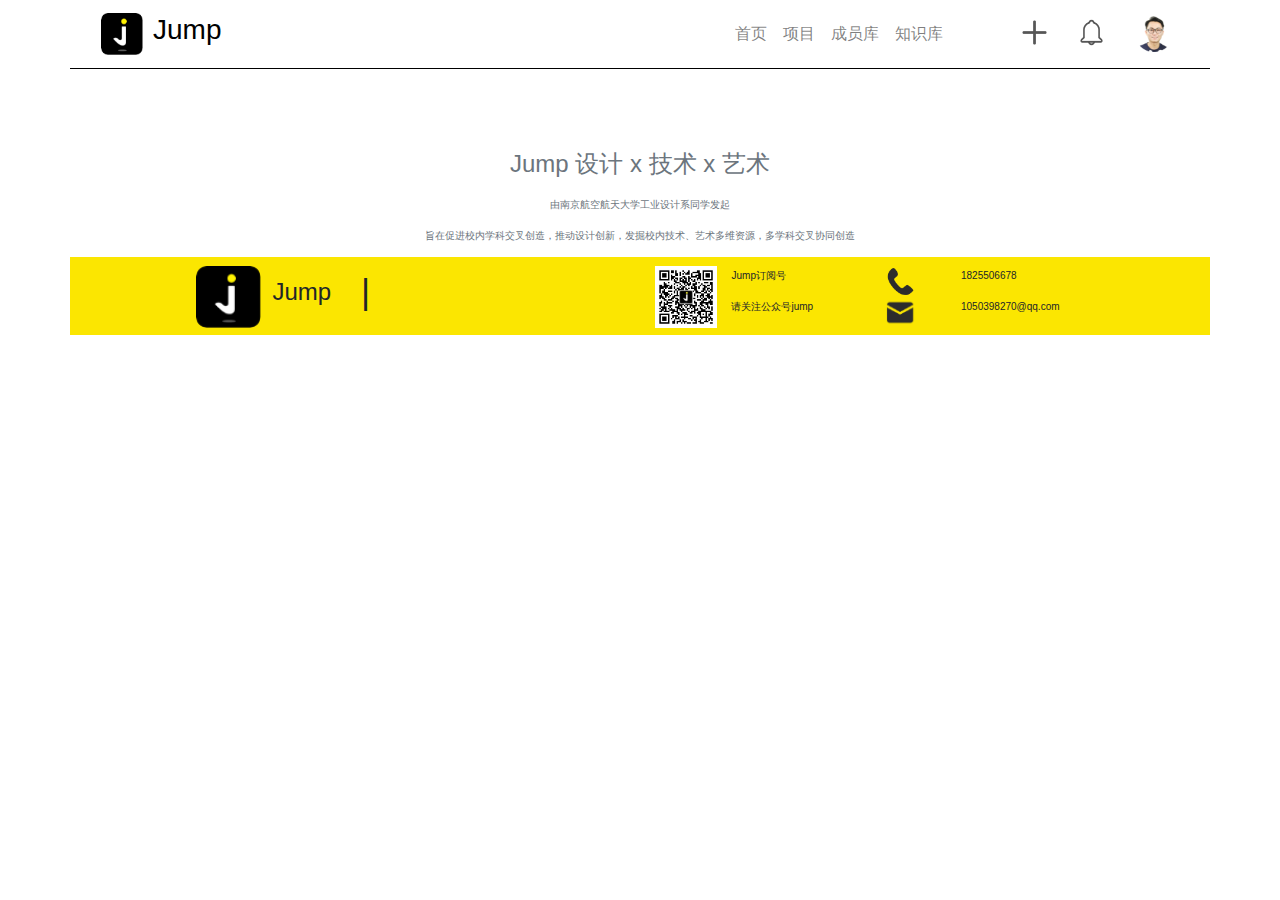
<file: jump/web/user-register.html>
<!DOCTYPE html>
<html>
<head lang="en">
    <meta charset="UTF-8">
    <title></title>
    <meta name="viewport" content="width=device-width,initial-scale=1"/>
    <link rel="stylesheet" href="../css/bootstrap.css"/>
    <script src="../js/jquery.min.js"></script>
    <script src="../js/popper.min.js"></script>
    <script src="../js/bootstrap.min.js"></script>
    <link rel="stylesheet" href="../css/base.css"/>
    <style></style>
</head>
<body>
<!--导入header.html-->
<div id="header1"></div>

<div id="main" class="container">
    <table></table>
    <div class="main-nav">

    </div>
</div>


<!--导入footer.html-->
<div id="footer" style="margin-top: 150px">
</div>
<script type="text/javascript">
    $(document).ready(function () {
        $("#header1").load('header1.html');
        $("#footer").load('footer.html');
    });
</script>
</body>
</html>
</file>
<file: jump/css/base.css>
body, html {
    background: #ffffff;;
    margin: 0px !important;
    padding: 0px !important;
}

/*footer*/
#footer1 {
    width: 100%;
}

/*大屏幕*/
@media screen and (min-width: 1200px) {
    #header1 {
        width: 100%;
        position: fixed;
        margin-top: 0px;
        background-color: #ffffff;
        z-index: 10;
    }

    /*项目总表述文字*/
    .project-all .project-message-title {
        font-size: 30px;
    }

    .project-all .project-message-body {
        font-size: 15px;
    }

    .project-all .project-message-call {
        font-size: 20px;
    }

    /*单个项目表述文字*/
    .project-all .project-card > .message > .project-body-title {
        font-size: 20px;
    }

    .project-all .project-card > .message > .project-body-body {
        font-size: 15px;
    }

    /*项目卡片文字与背景*/
    .project-all > div > .project-card > .message {
        position: absolute;
        top: 65%;
        left: 5%;
        width: 90%;
        height: 35%;
        text-align: center;
    }

    .project-all > div .project-card > .bg {
        position: absolute;
        top: 64%;
        left: 0px;
        width: 100%;
        height: 36%;
        background-color: #000000;
        opacity: 0.7;
    }
}

/*中屏幕*/
@media screen and (max-width: 1200px) and (min-width: 992px) {
    #header1 {
        width: 100%;
        position: fixed;
        margin-top: 0px;
        background-color: #ffffff;
        z-index: 10;
    }

    .project-all .project-message-title {
        font-size: 25px;
    }

    .project-all .project-message-body {
        font-size: 10px;
    }

    .project-all .project-message-call {
        font-size: 15px;
    }

    /*单个项目表述文字*/
    .project-all .project-card > .message > .project-body-title {
        font-size: 15px;
    }

    .project-all .project-card > .message > .project-body-body {
        font-size: 10px;
    }

    /*项目卡片文字与背景*/
    .project-all > div > .project-card > .message {
        position: absolute;
        top: 65%;
        left: 5%;
        width: 90%;
        height: 35%;
        text-align: center;
    }

    .project-all > div .project-card > .bg {
        position: absolute;
        top: 64%;
        left: 0px;
        width: 100%;
        height: 36%;
        background-color: #000000;
        opacity: 0.7;
    }
}

/*平板屏幕*/
@media screen and (max-width: 992px) and (min-width: 768px) {
    .project-all .project-message-title {
        font-size: 25px;
    }

    .project-all .project-message-body {
        font-size: 10px;
    }

    .project-all .project-message-call {
        font-size: 15px;
    }

    /*单个项目表述文字*/
    .project-all .project-card > .message > .project-body-title {
        font-size: 15px;
    }

    .project-all .project-card > .message > .project-body-body {
        font-size: 10px;
    }

    /*项目卡片文字与背景*/
    .project-all > div > .project-card > .message {
        position: absolute;
        top: 68%;
        left: 5%;
        width: 90%;
        height: 32%;
        text-align: center;
    }

    .project-all > div .project-card > .bg {
        position: absolute;
        top: 65%;
        left: 0px;
        width: 100%;
        height: 35%;
        background-color: #000000;
        opacity: 0.7;
    }
}

/*手机屏幕*/
@media screen and (max-width: 768px) {
    .dropdown #dLabe1 {
        margin-left: 6px;
        margin-top: 10px;
    }

    .dropdown #dLabe2 {
        margin-left: 6px;
    }

    .project-all .project-message-title {
        font-size: 25px;
    }

    .project-all .project-message-body {
        font-size: 10px;
    }

    .project-all .project-message-call {
        font-size: 15px;
    }

    /*单个项目表述文字*/
    .project-all .project-card > .message > .project-body-title {
        font-size: 20px;
    }

    .project-all .project-card > .message > .project-body-body {
        font-size: 15px;
    }

    .project-all > div .project-card > .bg {
        position: absolute;
        top: 75%;
        left: 0px;
        width: 100%;
        height: 25%;
        background-color: #000000;
        opacity: 0.7;
    }

    /*项目卡片文字与背景*/
    .project-all > div > .project-card > .message {
        position: absolute;
        top: 74%;
        left: 5%;
        width: 90%;
        height: 29%;
        text-align: center;
    }

    .project-all > div .project-card > .bg {
        position: absolute;
        top: 70%;
        left: 0px;
        width: 100%;
        height: 30%;
        background-color: #000000;
        opacity: 0.7;
    }
}

.bg-text {
    background-color: #fbe601;

}

.jumbotron a {
    border: 1px solid black;
    background-color: #fbe601;
    color: black;
}

.jump > div > img {
    width: 100%;
}

.jump > div > .img1 {
    margin-top: 150px;
}

.jump > div > .img2 {
    margin-top: 100px;
}

.jump > div > .img3 {
    margin-top: 250px;
    margin-bottom: 100px;
}

.jump > div > .img4 {
    margin-top: 120px;
}

.container > .jumbotron {
    background-color: #fbe601;
    padding-left: 10%;
    padding-right: 10%;
}

.padding-lr {
    padding-left: 10%;
    padding-right: 10%;
}

.img-container {
    position: relative;
}

.temple-all > div {
    overflow: hidden;
}

.temple-all > div > a > img {
    width: 100%;
    height: 100%;
    transform: scale(1.3);
    transition: all 1s ease 0s;
    -webkit-transform: scale(1);
    -webkit-transition: all 1s ease 0s;
}

.temple-all > div:hover img {
    transform: scale(1.3);
    transition: all 1s ease 0s;
    -webkit-transform: scale(1.3);
    -webkit-transition: all 1s ease 0s;
}

.temple-all > div > a > div {
    position: absolute;
    top: 0px;
    left: 0px;
    width: 100%;
    height: 100%;
    background: rgba(0, 0, 0, 0.7);
    color: #f5f1e5;
    line-height: 100%;
    text-align: center;
    display: none;
}

.temple-all > div:hover > a > div {
    display: inherit;
}

.temple-all > div > a > div > h4 {
    position: absolute;
    left: 50%;
    top: 50%;
    transform: translate(-50%, -50%);
    -webkit-transform: translate(-50%, -50%);
    -moz-transform: translate(-50%, -50%);
}

.padding-lr {
    padding-left: 10%;
    padding-right: 10%;
}

.input-group-btn {
    margin-left: 4px;
}

.main-nav {
    margin-top: 150px;
}

.text-ver-mid {
    vertical-align: middle;
}

/*项目动效*/
.project-all > div {
    overflow: hidden;
}

.project-card {
    position: relative;
    width: 100%;
    padding-top: 100%;
}

.project-card > .img-back {
    position: absolute;
    top: 0px;
    left: 0px;
    width: 100%;
    height: 100%;
    transform: rotateX(0deg);
    transition: transform 4s;
    -webkit-transform: rotateX(0deg);
    -webkit-transition: transform 4s;
}

.project-card:hover > .img-back {
    position: absolute;
    transform: rotateX(360deg);
    transition: transform 4s;
    -webkit-transform: rotateX(360deg);
    -webkit-transition: transform 4s;
}

/*@keyframes rotate-front {*/
/*0% {*/
/*transform: rotateX(0deg);*/
/*-webkit-transform: rotateX(0deg);*/
/*}*/
/*100% {*/
/*transform: rotateX(90deg);*/
/*-webkit-transform: rotateX(90deg);*/
/*visibility: hidden;*/
/*}*/
/*}*/

/*.project-all > div:hover > a > .img-front {*/
/*animation-play-state: running;*/
/*animation-name: rotate-front;*/
/*animation-duration: 1s;*/
/*animation-timing-function: linear;*/
/*animation-delay: 0s;*/
/*animation-iteration-count: 1;*/
/*animation-direction: normal;*/
/*animation-fill-mode: forwards;*/
/*}*/

/*@keyframes rotate-back {*/
/*0% {*/
/*visibility: visible;*/
/*transform: rotateX(270deg);*/
/*-webkit-transform: rotateX(270deg);*/
/*}*/
/*100% {*/
/*transform: rotateX(360deg);*/
/*-webkit-transform: rotateX(360deg);*/
/*}*/
/*}*/

/*.project-all > div:hover > a > .img-back {*/
/*animation-play-state: running;*/
/*animation-name: rotate-back;*/
/*animation-duration: 1s;*/
/*animation-timing-function: linear;*/
/*animation-delay: 1s;*/
/*animation-iteration-count: 1;*/
/*animation-direction: normal;*/
/*animation-fill-mode: forwards;*/
/*}*/

/*成员卡片*/
.member-all > div {
    overflow: hidden;
}

.member-all > div > div > .message {
    position: absolute;
    top: 82.5%;
    left: 5%;
    width: 90%;
    height: 20%;

}

.member-all > div .member-card {
    width: 100%;
    padding-top: 100%;
    position: relative;
}

.member-all > div .member-card > .skill {
    position: absolute;
    width: 50%;
    height: 10%;
    left: 60%;
    top: 85%;
}

.member-all > div .member-card > .skill img {
    float: left;
    margin-right: 5px;
    width: 20%;
    height: 100%;
    border-radius: 15%;
}

.member-all > div > div > .bg {
    position: absolute;
    top: 80%;
    left: 0%;
    width: 100%;
    height: 20%;
    background-color: #000000;
    opacity: 0.7;
}

.member-all > div > div > div > .member-number {
    font-size: 15px;
}

.member-all > div > div > div > .member-role {
    font-size: 10px;
}

.course-back-color {
    background-color: #fbe601;
}

.project-detail-header {
    width: 100%;
    height: 100%;
    border-radius: 15px;
    box-shadow: gray 0px 0px 10px 3px;
}

.project-detail-header .col-4 .list-right > li > div {
    font-size: 10px;
}

/*.project-detail-header .col-4 .list-right > li {*/
/*width: 100%;*/
/*height: 30%;*/
/*}*/

.project-detail-header .col-4 .list-right .header-img {
    position: relative;
    width: 100%;
    padding-top: 70%;
}

.project-detail-header .col-4 .list-right .header-img img {
    position: absolute;
    top: 0px;
    left: 0px;
    width: 100%;
    height: 100%;
}

.project-detail-header .title {
    font-size: 25px;
}

.project-detail-header .title1 {
    font-size: 10px;
}

.project-detail-header .col-2 p {
    font-size: 10px;
}

.pad-lr-5 {
    padding-left: 5% !important;
    padding-right: 5% !important;
}

.project-detail-member .member {
    background-color: #f8f9fa;
    border-radius: 15px;
}

.file {
    background-color: #f8f9fa;
    border-radius: 15px;
}

.file .download {
    float: right;
}

.file ul {

}

.project-detail-comment .comment {
    background-color: #f8f9fa;
    border-radius: 15px;
}

.project-detail-comment .comment .input {
    margin-top: 50px;
    margin-left: 10%;
    height: 80px;
    width: 80%;
}

.project-detail-comment .comment .comment-button {
    position: relative;
    float: right;
    margin-right: 10%;
}

.project-detail-comment .comment .comment-input hr {
    margin-top: 70px;
}

.project-detail-comment .comment .comment-detail {
    margin-left: 10%;
    width: 80%;
}

.project-detail-comment .comment .comment-detail > div {
    margin-bottom: 0px !important;
}

.project-detail-comment .comment-detail .comment-header {
    position: relative;
    width: 10%;
    padding-top: 10%;
}

.project-detail-comment .comment-detail .comment-inf {
    position: relative;
    width: 80%;
    top: -50px;
    left: 12%;
}

.project-detail-comment .comment-detail .comment-header img {
    border-radius: 50%;
    position: absolute;
    left: 0px;
    top: 0px;
    width: 100%;
    height: 100%;
}

.project-detail-comment .comment-inf .auther-time .auther {
    font-size: 15px;
    float: left;
}

.project-detail-comment .comment-inf .auther-time .time {
    position: relative;
    font-size: 15px;
    float: left;
    left: 10px;
}

.project-detail-comment .comment-inf .auther-time .love {
    position: relative;
    font-size: 10px;
    float: right;
}

.project-detail-comment .comment-inf .auther-time .second-comment {
    position: relative;
    font-size: 10px;
    float: right;
    left: 10px;
}

.project-detail-comment .comment .more button {
    background-color: #dee2e6;
    position: relative;
    left: 15%;
}

.project-detail-progress .progress-title .header {
    position: relative;
    width: 8%;
    padding-top: 8%;
    float: left;
}

.project-detail-progress .progress-title .header img {
    position: absolute;
    border-radius: 50%;
    top: 0px;
    left: 0px;
    width: 100%;
    height: 100%;
}

.project-detail-progress .progress-title .name {
    position: relative;
    float: left;
    top: 15px;
    left: 15px;
}

.project-detail-progress .progress-title .title {
    position: relative;
    left: 30%;
    top: 15px;
    float: left;
}

.project-detail-progress .progress-inf {
    padding-top: 8%;
}

.user-header > img {
    margin-top: 10%;
    margin-left: 10%;
    width: 80%;
    height: 80%;
}

.main-nav > .header-shadow {
    margin-left: 0px;
}

.header-shadow {
    width: 100%;
    height: 100%;
    border-radius: 15px;
    box-shadow: gray 0px 0px 10px 3px;
}

.user-message > div {
    font-size: 10px;
}

.square {
    position: relative;
    width: 100%;
    padding-top: 100%;
}

.square img {
    position: absolute;
    top: 0px;
    left: 0px;
    width: 100%;
    height: 100%;
}

.user-declaration {
    font-size: 10px;
}

.project-experience, .project-finished {
    border-radius: 10px;
    background-color: #ededed;
}
</file>
<file: jump/css/footer.css>
/*大屏幕*/
@media screen and (min-width: 992px) {
    .footer {
        background-color: #fbe601;
        height: 78px;
    }

    .footer > div {
        height: 62px;
        margin-top: 9px;
    }

    .logo-text {
        font-size: 24px;
        margin-top: 8px;
    }

    .logo-text1 {
        font-size: 35px;
        margin-left: 12px;
    }

    .footer-text {
        font-size: 10px;
        position: relative;
        top: 2px;
    }

    .footer-code {
        height: 62px;
    }

    .phone-img, .email-img {
        width: 31px;
        height: 31px;
    }

    .padding-lr {
        padding-left: 10%;
        padding-right: 10%;
    }
}

/*其它屏幕*/
@media screen and (max-width: 991px) {
    .footer {
        background-color: #fbe601;
        height: 260px;
    }

    .footer > div {
        height: 62px;
        margin-top: 9px;
    }

    .footer > div > div {
        border-bottom: 1px solid black;
    }

    .logo-text {
        font-size: 24px;
        margin-top: 8px;
        margin-left: 40px;
    }

    .logo-text1 {
        font-size: 35px;
        margin-left: 12px;
        margin-left: 100px;
    }

    .footer-text {
        font-size: 10px;
        position: relative;
        top: 2px;
    }

    .footer-code {
        height: 62px;
    }

    .phone-img, .email-img {
        width: 31px;
        height: 31px;
    }

    .padding-lr {
        padding-left: 10%;
        padding-right: 10%;
    }

}
</file>
<file: jump/css/header1.css>
.logo {
    width: 42px;
    height: 42px;
    float: left;
}

.logo-name {
    position: relative;
    float: left;
    left: 10px;
    vertical-align: middle;
    color: black;
}

.box-bottpm {
    border-bottom: 1px solid black;
}

/*大屏幕*/
@media screen and (min-width: 1200px) {
    .home-page {
        margin-left: 500px;
    }

    .dropdown #dLabe1 {
        position: relative;
        top: 5px;
        margin-left: 70px;
    }

    .dropdown #dLabe2 {
        position: relative;
        top: 5px;
        margin-left: 30px;
    }

    .dropdown #dLabe3 {
        margin-left: 30px;
    }
}

/*中屏幕*/
@media screen and (max-width: 1200px) and (min-width: 992px) {
    .home-page {
        margin-left: 320px;
    }

    .dropdown #dLabe1 {
        position: relative;
        top: 5px;
        margin-left: 70px;
    }

    .dropdown #dLabe2 {
        position: relative;
        top: 5px;
        margin-left: 30px;
    }

    .dropdown #dLabe3 {
        margin-left: 30px;
    }
}

/*小屏幕*/
@media screen and (max-width: 992px) and (min-width: 768px) {
    .home-page {
        margin-left: 80px;
    }

    .dropdown #dLabe1 {
        position: relative;
        top: 5px;
        margin-left: 70px;
    }

    .dropdown #dLabe2 {
        position: relative;
        top: 5px;
        margin-left: 30px;
    }

    .dropdown #dLabe3 {
        margin-left: 30px;
    }
}

/*超小屏幕*/
@media screen and (max-width: 768px) {
    .dropdown #dLabe1 {
        margin-left: 6px;
        margin-top: 10px;
    }

    .dropdown #dLabe2 {
        margin-left: 6px;
    }
}
</file>
